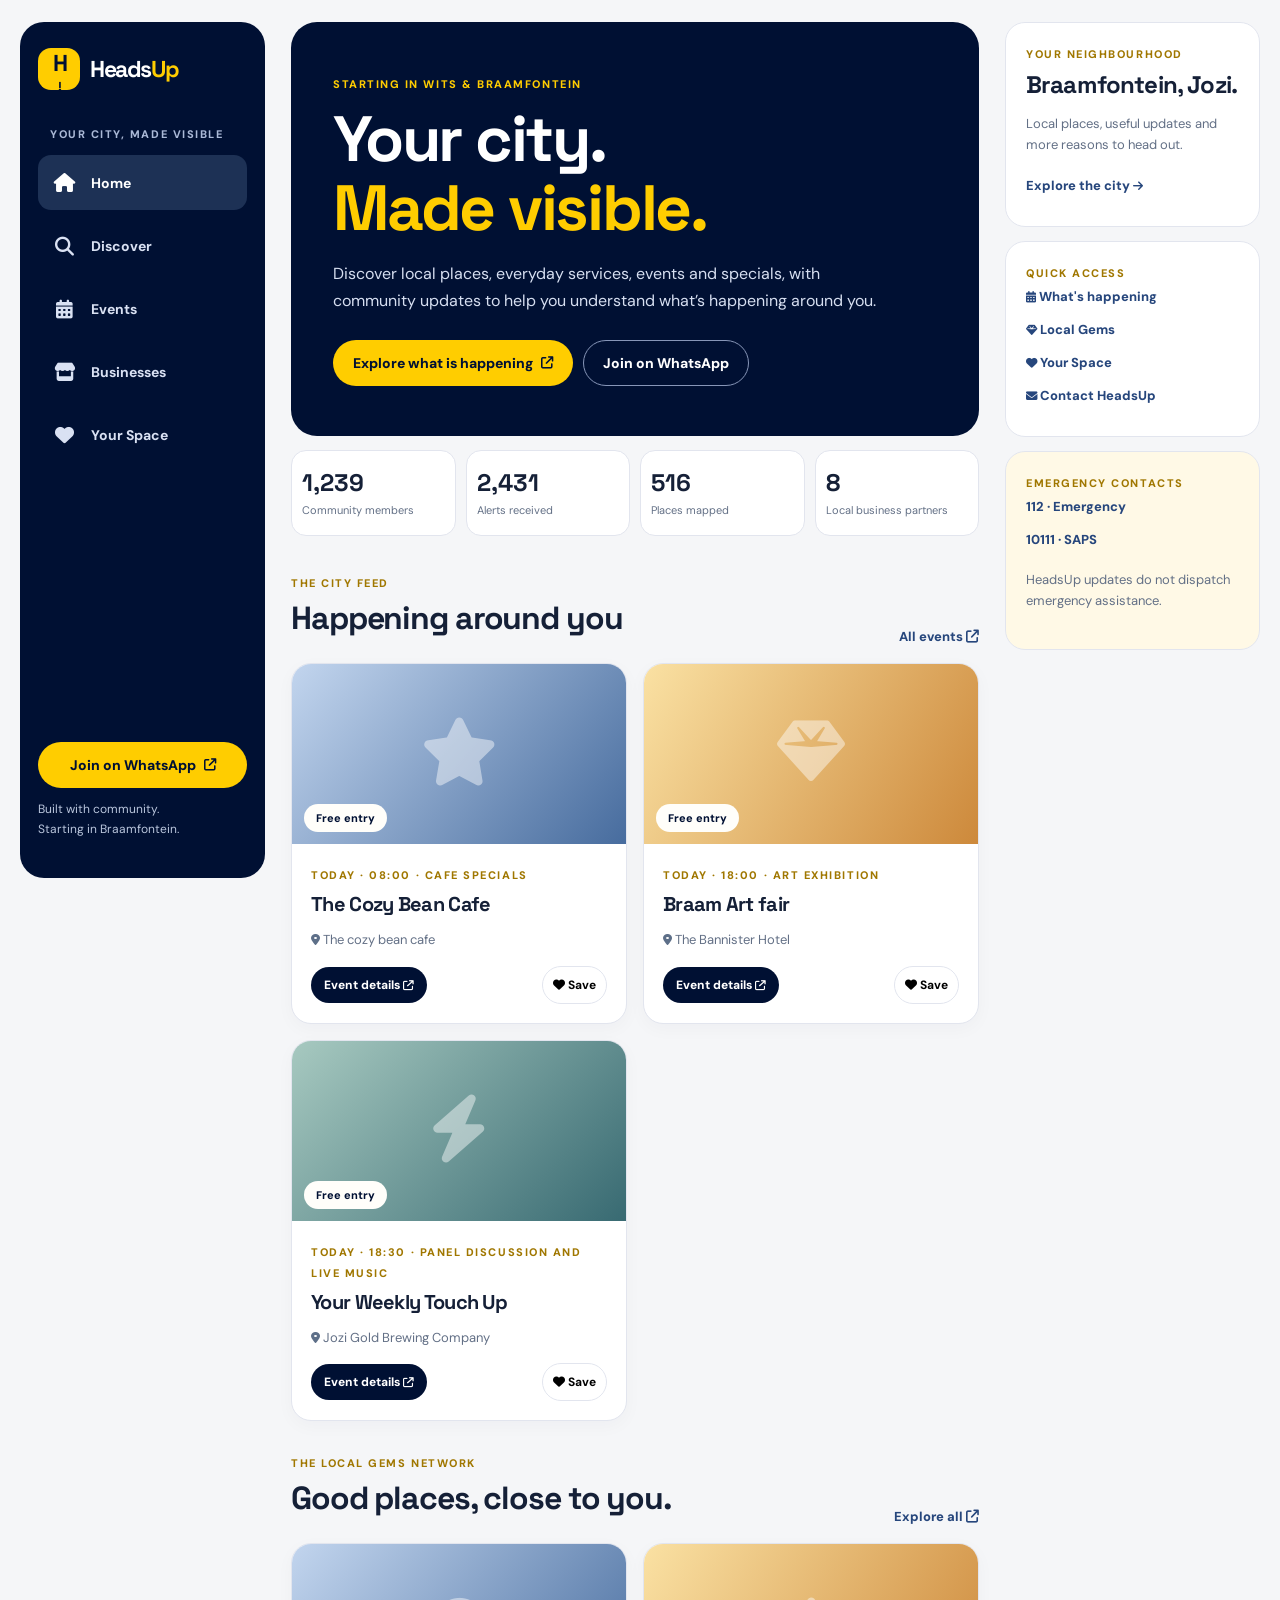
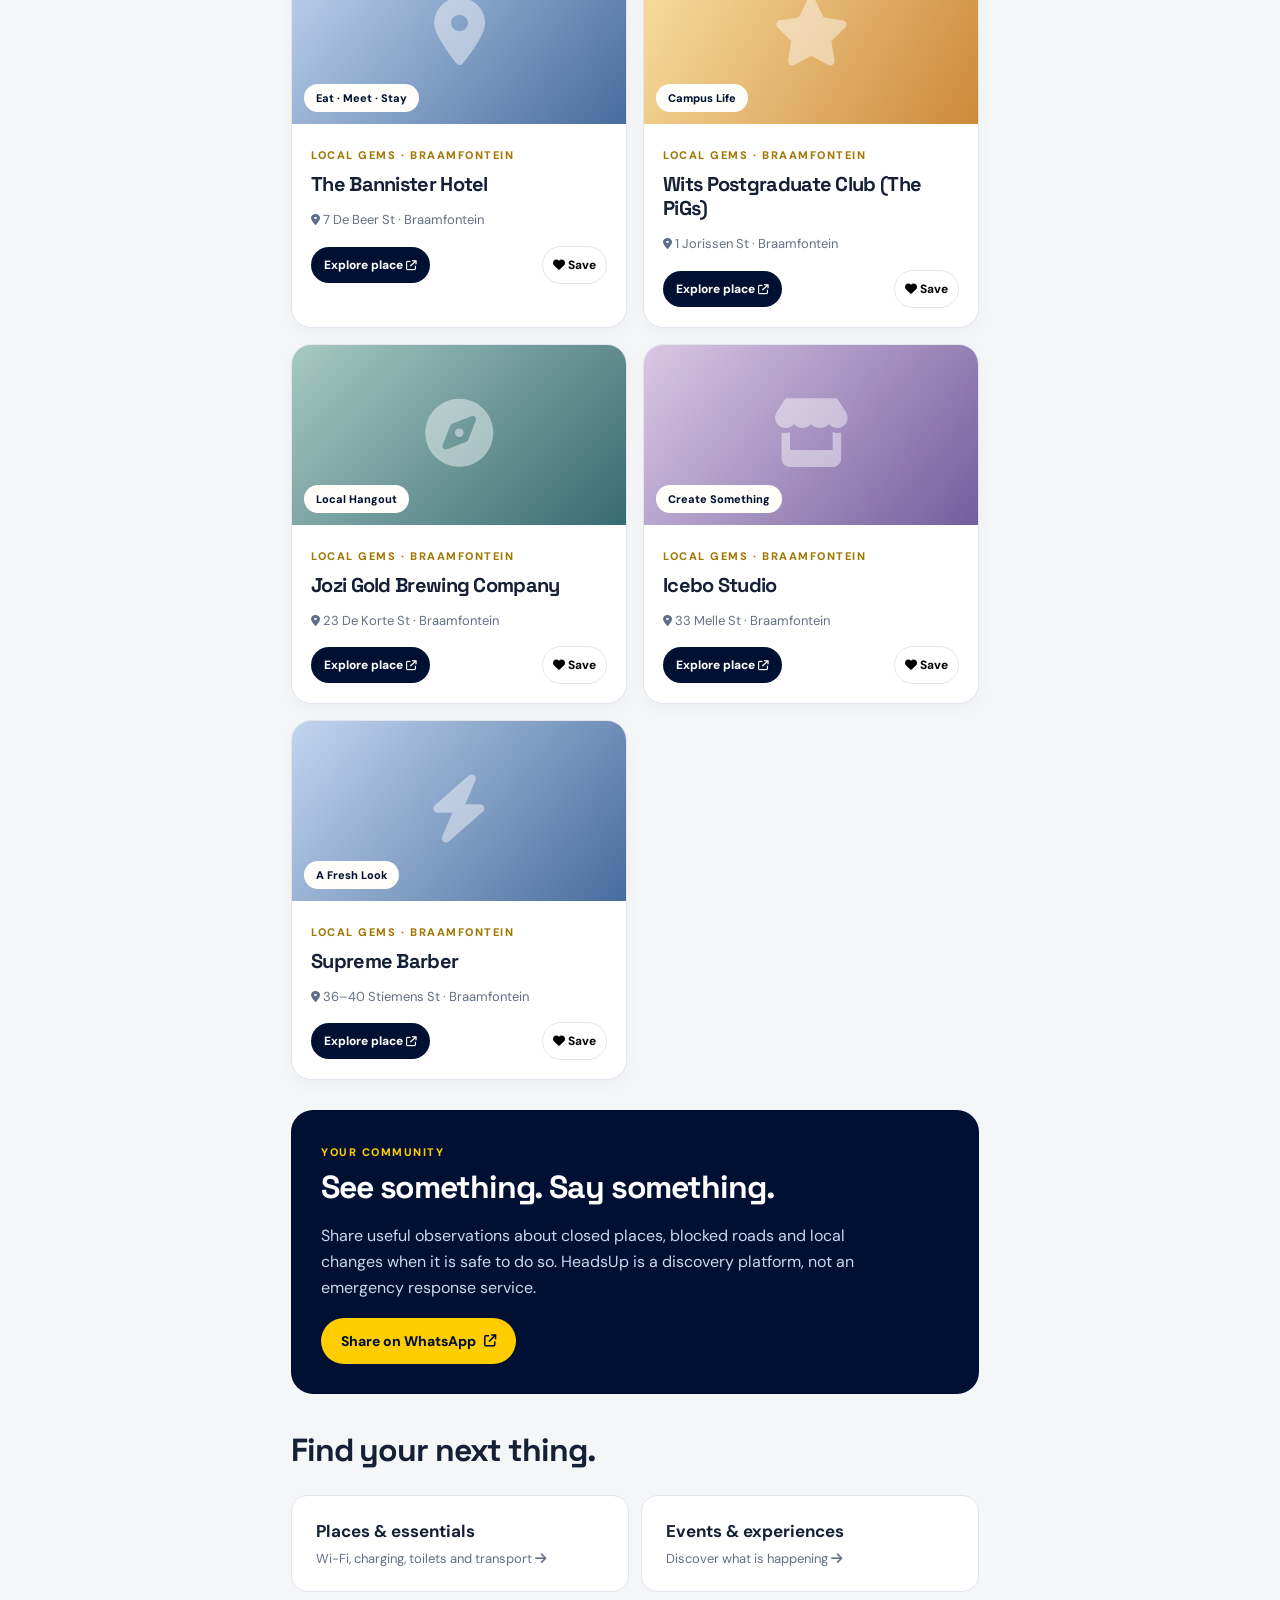
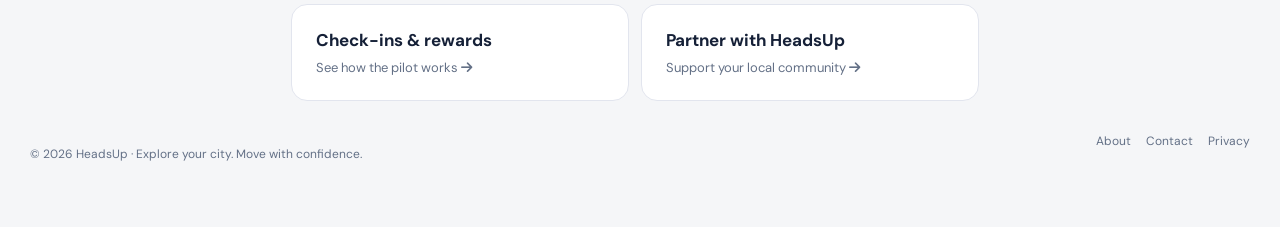
<file: index.html>
<!doctype html><html lang="en-ZA"><head><meta charset="utf-8"><meta name="viewport" content="width=device-width,initial-scale=1,viewport-fit=cover"><meta name="theme-color" content="#001033"><meta name="description" content="HeadsUp community discovery in Braamfontein. Discover local places, events, specials and useful updates."><title>Your city, made visible · HeadsUp</title><link rel="stylesheet" href="assets/css/styles.css?v=hero-clean-3"><link rel="manifest" href="manifest.webmanifest"><link rel="stylesheet" href="https://cdnjs.cloudflare.com/ajax/libs/font-awesome/6.7.2/css/all.min.css"></head><body><header class="mobile-top"><a class="brand" href="index.html"><span class="brand-mark">H<span>!</span></span><strong>Heads<span>Up</span></strong></a><a class="top-action" href="pages/login.html">Sign in <i class="fa-solid fa-arrow-up-right-from-square" aria-hidden="true"></i></a></header><div class="app-shell"><aside class="sidebar"><a class="brand desktop-brand" href="index.html"><span class="brand-mark">H<span>!</span></span><strong>Heads<span>Up</span></strong></a><p class="sidebar-label">YOUR CITY, MADE VISIBLE</p><nav class="side-nav"><a class="navitem active" href="index.html"><span class="navsym"><i class="fa-solid fa-house" aria-hidden="true"></i></span><span>Home</span></a><a class="navitem " href="pages/discover.html"><span class="navsym"><i class="fa-solid fa-magnifying-glass" aria-hidden="true"></i></span><span>Discover</span></a><a class="navitem " href="pages/events.html"><span class="navsym"><i class="fa-solid fa-calendar-days" aria-hidden="true"></i></span><span>Events</span></a><a class="navitem " href="pages/businesses.html"><span class="navsym"><i class="fa-solid fa-store" aria-hidden="true"></i></span><span>Businesses</span></a><a class="navitem " href="pages/favourites.html"><span class="navsym"><i class="fa-solid fa-heart" aria-hidden="true"></i></span><span>Your Space</span></a></nav><div class="sidebar-bottom"><a class="button yellow full" href="https://shr.pn/Website-Entry" target="_blank" rel="noopener">Join on WhatsApp <i class="fa-solid fa-arrow-up-right-from-square" aria-hidden="true"></i></a><p>Built with community.<br>Starting in Braamfontein.</p></div></aside><main class="main-content"><div class="page-intro"><span class="eyebrow">STARTING IN WITS & BRAAMFONTEIN</span><h1>Your city.<br><em>Made visible.</em></h1><p>Discover local places, everyday services, events and specials, with community updates to help you understand what’s happening around you.</p><div class="actions"><a class="button yellow" href="pages/discover.html">Explore what is happening <i class="fa-solid fa-arrow-up-right-from-square" aria-hidden="true"></i></a><a class="button outline" href="https://shr.pn/Website-Entry" target="_blank" rel="noopener">Join on WhatsApp</a></div></div><div class="stats"><div><strong>1,239</strong><span>Community members</span></div><div><strong>2,431</strong><span>Alerts received</span></div><div><strong>516</strong><span>Places mapped</span></div><div><strong>8</strong><span>Local business partners</span></div></div><div class="section-heading"><div><span class="eyebrow">THE CITY FEED</span><h2>Happening around you</h2></div><a href="pages/events.html">All events <i class="fa-solid fa-arrow-up-right-from-square" aria-hidden="true"></i></a></div><div class="feed-grid" id="feedGrid"><article class="feed-card" data-filter="the cozy bean cafe cafe specials the cozy bean cafe"><div class="card-image art-0"><span class="image-monogram"><i class="fa-solid fa-star" aria-hidden="true"></i></span><span class="pill">Free entry</span></div><div class="card-body"><span class="eyebrow">Today · 08:00 · Cafe specials</span><h3>The Cozy Bean Cafe</h3><p><i class="fa-solid fa-location-dot" aria-hidden="true"></i> The cozy bean cafe</p><div class="card-actions"><a class="link-button" href="https://www.headsup.community/explore/events/the-cozy-bean-cafe-25-nov-recJOZI1BwKoCKM8S" target="_blank" rel="noopener">Event details <i class="fa-solid fa-arrow-up-right-from-square" aria-hidden="true"></i></a><button type="button" class="save-btn" title="Sign in to save"><i class="fa-solid fa-heart" aria-hidden="true"></i> Save</button></div></div></article><article class="feed-card" data-filter="braam art fair art exhibition the bannister hotel"><div class="card-image art-1"><span class="image-monogram"><i class="fa-solid fa-gem" aria-hidden="true"></i></span><span class="pill">Free entry</span></div><div class="card-body"><span class="eyebrow">Today · 18:00 · Art exhibition</span><h3>Braam Art fair</h3><p><i class="fa-solid fa-location-dot" aria-hidden="true"></i> The Bannister Hotel</p><div class="card-actions"><a class="link-button" href="https://www.headsup.community/explore/events/braam-art-fair-25-nov-rec1pBX1zjY7N4zrx" target="_blank" rel="noopener">Event details <i class="fa-solid fa-arrow-up-right-from-square" aria-hidden="true"></i></a><button type="button" class="save-btn" title="Sign in to save"><i class="fa-solid fa-heart" aria-hidden="true"></i> Save</button></div></div></article><article class="feed-card" data-filter="your weekly touch up panel discussion and live music jozi gold brewing company"><div class="card-image art-2"><span class="image-monogram"><i class="fa-solid fa-bolt" aria-hidden="true"></i></span><span class="pill">Free entry</span></div><div class="card-body"><span class="eyebrow">Today · 18:30 · Panel Discussion and Live Music</span><h3>Your Weekly Touch Up</h3><p><i class="fa-solid fa-location-dot" aria-hidden="true"></i> Jozi Gold Brewing Company</p><div class="card-actions"><a class="link-button" href="https://www.headsup.community/explore/events/your-weekly-touch-up-25-nov-recBJyXTVBrY0yh4P" target="_blank" rel="noopener">Event details <i class="fa-solid fa-arrow-up-right-from-square" aria-hidden="true"></i></a><button type="button" class="save-btn" title="Sign in to save"><i class="fa-solid fa-heart" aria-hidden="true"></i> Save</button></div></div></article></div><div class="section-heading"><div><span class="eyebrow">THE LOCAL GEMS NETWORK</span><h2>Good places, close to you.</h2></div><a href="pages/businesses.html">Explore all <i class="fa-solid fa-arrow-up-right-from-square" aria-hidden="true"></i></a></div><div class="feed-grid" id="feedGrid"><article class="feed-card" data-filter="the bannister hotel 7 de beer st · braamfontein eat · meet · stay"><div class="card-image art-0"><span class="image-monogram"><i class="fa-solid fa-location-dot" aria-hidden="true"></i></span><span class="pill">Eat · Meet · Stay</span></div><div class="card-body"><span class="eyebrow">LOCAL GEMS · BRAAMFONTEIN</span><h3>The Bannister Hotel</h3><p><i class="fa-solid fa-location-dot" aria-hidden="true"></i> 7 De Beer St · Braamfontein</p><div class="card-actions"><a class="link-button" href="https://www.headsup.community/places/the-bannister-hotel-recgVJpcL5mAFvnVe" target="_blank" rel="noopener">Explore place <i class="fa-solid fa-arrow-up-right-from-square" aria-hidden="true"></i></a><button type="button" class="save-btn" title="Sign in to save"><i class="fa-solid fa-heart" aria-hidden="true"></i> Save</button></div></div></article><article class="feed-card" data-filter="wits postgraduate club (the pigs) 1 jorissen st · braamfontein campus life"><div class="card-image art-1"><span class="image-monogram"><i class="fa-solid fa-star" aria-hidden="true"></i></span><span class="pill">Campus Life</span></div><div class="card-body"><span class="eyebrow">LOCAL GEMS · BRAAMFONTEIN</span><h3>Wits Postgraduate Club (The PiGs)</h3><p><i class="fa-solid fa-location-dot" aria-hidden="true"></i> 1 Jorissen St · Braamfontein</p><div class="card-actions"><a class="link-button" href="https://www.headsup.community/places/wits-postgraduate-club-the-pigs-recQfYfs8tAbVXZae" target="_blank" rel="noopener">Explore place <i class="fa-solid fa-arrow-up-right-from-square" aria-hidden="true"></i></a><button type="button" class="save-btn" title="Sign in to save"><i class="fa-solid fa-heart" aria-hidden="true"></i> Save</button></div></div></article><article class="feed-card" data-filter="jozi gold brewing company 23 de korte st · braamfontein local hangout"><div class="card-image art-2"><span class="image-monogram"><i class="fa-solid fa-compass" aria-hidden="true"></i></span><span class="pill">Local Hangout</span></div><div class="card-body"><span class="eyebrow">LOCAL GEMS · BRAAMFONTEIN</span><h3>Jozi Gold Brewing Company</h3><p><i class="fa-solid fa-location-dot" aria-hidden="true"></i> 23 De Korte St · Braamfontein</p><div class="card-actions"><a class="link-button" href="https://www.headsup.community/places/jozi-gold-brewing-company-recVoYhuJd9ACh2mr" target="_blank" rel="noopener">Explore place <i class="fa-solid fa-arrow-up-right-from-square" aria-hidden="true"></i></a><button type="button" class="save-btn" title="Sign in to save"><i class="fa-solid fa-heart" aria-hidden="true"></i> Save</button></div></div></article><article class="feed-card" data-filter="icebo studio 33 melle st · braamfontein create something"><div class="card-image art-3"><span class="image-monogram"><i class="fa-solid fa-store" aria-hidden="true"></i></span><span class="pill">Create Something</span></div><div class="card-body"><span class="eyebrow">LOCAL GEMS · BRAAMFONTEIN</span><h3>Icebo Studio</h3><p><i class="fa-solid fa-location-dot" aria-hidden="true"></i> 33 Melle St · Braamfontein</p><div class="card-actions"><a class="link-button" href="https://www.headsup.community/places/icebo-studio-recmAW3rvjM87tHX4" target="_blank" rel="noopener">Explore place <i class="fa-solid fa-arrow-up-right-from-square" aria-hidden="true"></i></a><button type="button" class="save-btn" title="Sign in to save"><i class="fa-solid fa-heart" aria-hidden="true"></i> Save</button></div></div></article><article class="feed-card" data-filter="supreme barber 36–40 stiemens st · braamfontein a fresh look"><div class="card-image art-0"><span class="image-monogram"><i class="fa-solid fa-bolt" aria-hidden="true"></i></span><span class="pill">A Fresh Look</span></div><div class="card-body"><span class="eyebrow">LOCAL GEMS · BRAAMFONTEIN</span><h3>Supreme Barber</h3><p><i class="fa-solid fa-location-dot" aria-hidden="true"></i> 36–40 Stiemens St · Braamfontein</p><div class="card-actions"><a class="link-button" href="https://www.headsup.community/places/supreme-barber-recPCsDYVaNmY7ge0" target="_blank" rel="noopener">Explore place <i class="fa-solid fa-arrow-up-right-from-square" aria-hidden="true"></i></a><button type="button" class="save-btn" title="Sign in to save"><i class="fa-solid fa-heart" aria-hidden="true"></i> Save</button></div></div></article></div><div class="feature-panel"><span class="eyebrow">YOUR COMMUNITY</span><h2>See something. Say something.</h2><p>Share useful observations about closed places, blocked roads and local changes when it is safe to do so. HeadsUp is a discovery platform, not an emergency response service.</p><a class="button yellow" href="https://shr.pn/Website-Entry" target="_blank" rel="noopener">Share on WhatsApp <i class="fa-solid fa-arrow-up-right-from-square" aria-hidden="true"></i></a></div><div class="section-heading"><h2>Find your next thing.</h2></div><div class="tiles"><a href="pages/discover.html"><strong>Places & essentials</strong><span>Wi-Fi, charging, toilets and transport <i class="fa-solid fa-arrow-right" aria-hidden="true"></i></span></a><a href="pages/events.html"><strong>Events & experiences</strong><span>Discover what is happening <i class="fa-solid fa-arrow-right" aria-hidden="true"></i></span></a><a href="pages/about.html"><strong>Check-ins & rewards</strong><span>See how the pilot works <i class="fa-solid fa-arrow-right" aria-hidden="true"></i></span></a><a href="pages/contact.html"><strong>Partner with HeadsUp</strong><span>Support your local community <i class="fa-solid fa-arrow-right" aria-hidden="true"></i></span></a></div></main><aside class="right-rail"><div class="rail-panel"><div class="rail-label">YOUR NEIGHBOURHOOD</div><h3>Braamfontein, Jozi.</h3><p>Local places, useful updates and more reasons to head out.</p><a href="pages/discover.html">Explore the city <i class="fa-solid fa-arrow-right" aria-hidden="true"></i></a></div><div class="rail-panel"><div class="rail-label">QUICK ACCESS</div><a href="pages/events.html"><i class="fa-solid fa-calendar-days" aria-hidden="true"></i> What's happening</a><a href="pages/businesses.html"><i class="fa-solid fa-gem" aria-hidden="true"></i> Local Gems</a><a href="pages/favourites.html"><i class="fa-solid fa-heart" aria-hidden="true"></i> Your Space</a><a href="pages/contact.html"><i class="fa-solid fa-envelope" aria-hidden="true"></i> Contact HeadsUp</a></div><div class="rail-panel safety"><div class="rail-label">EMERGENCY CONTACTS</div><a href="tel:112">112 · Emergency</a><a href="tel:10111">10111 · SAPS</a><p>HeadsUp updates do not dispatch emergency assistance.</p></div></aside></div><footer class="site-footer"><p>© 2026 HeadsUp · Explore your city. Move with confidence.</p><div><a href="pages/about.html">About</a><a href="pages/contact.html">Contact</a><a href="https://www.notion.so/HeadsUp-Privacy-Policy-28924f808b7c8079958ee2883ee168be?source=copy_link" target="_blank" rel="noopener">Privacy</a></div></footer><nav class="bottom-nav" aria-label="Mobile navigation"><a class="active" href="index.html"><span><i class="fa-solid fa-house" aria-hidden="true"></i></span><small>Home</small></a><a class="" href="pages/discover.html"><span><i class="fa-solid fa-magnifying-glass" aria-hidden="true"></i></span><small>Discover</small></a><a class="" href="pages/events.html"><span><i class="fa-solid fa-calendar-days" aria-hidden="true"></i></span><small>Events</small></a><a class="" href="pages/businesses.html"><span><i class="fa-solid fa-store" aria-hidden="true"></i></span><small>Businesses</small></a><a class="" href="pages/favourites.html"><span><i class="fa-solid fa-heart" aria-hidden="true"></i></span><small>Your Space</small></a></nav><script src="assets/js/data.js" defer></script><script src="assets/js/main.js" defer></script></body></html>
</file>
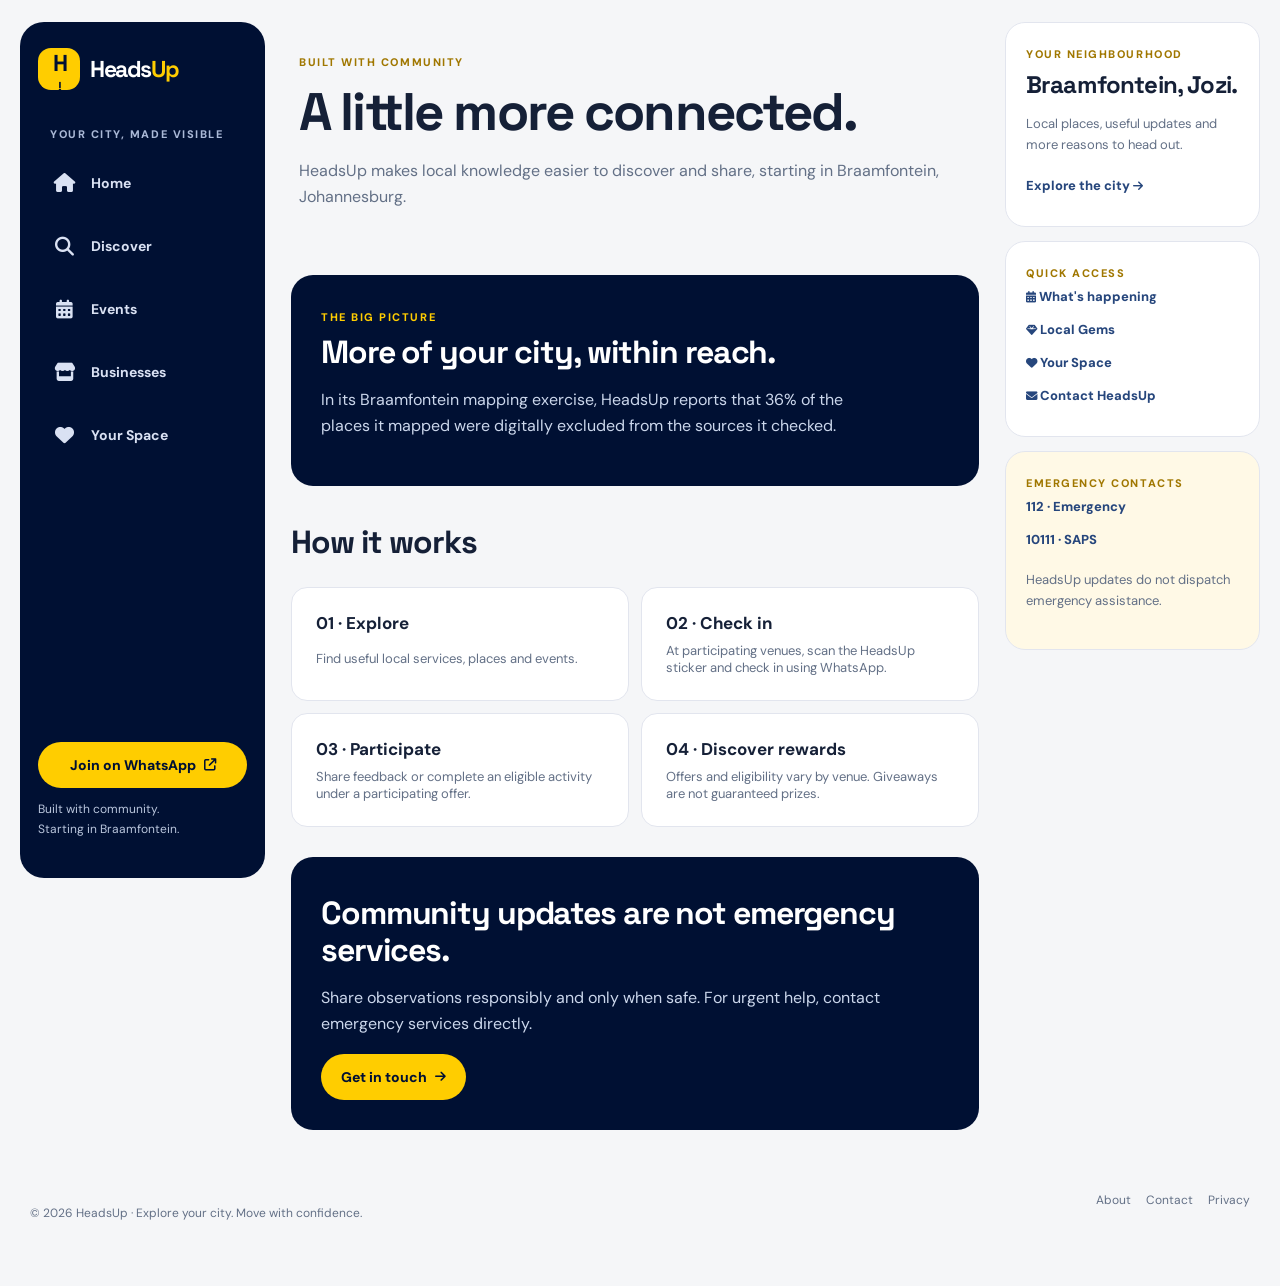
<file: pages/about.html>
<!doctype html><html lang="en-ZA"><head><meta charset="utf-8"><meta name="viewport" content="width=device-width,initial-scale=1,viewport-fit=cover"><meta name="theme-color" content="#001033"><meta name="description" content="HeadsUp community discovery in Braamfontein. Discover local places, events, specials and useful updates."><title>About · HeadsUp</title><link rel="stylesheet" href="../assets/css/styles.css"><link rel="manifest" href="../manifest.webmanifest"><link rel="stylesheet" href="https://cdnjs.cloudflare.com/ajax/libs/font-awesome/6.7.2/css/all.min.css"></head><body><header class="mobile-top"><a class="brand" href="../index.html"><span class="brand-mark">H<span>!</span></span><strong>Heads<span>Up</span></strong></a><a class="top-action" href="../pages/login.html">Sign in <i class="fa-solid fa-arrow-up-right-from-square" aria-hidden="true"></i></a></header><div class="app-shell"><aside class="sidebar"><a class="brand desktop-brand" href="../index.html"><span class="brand-mark">H<span>!</span></span><strong>Heads<span>Up</span></strong></a><p class="sidebar-label">YOUR CITY, MADE VISIBLE</p><nav class="side-nav"><a class="navitem " href="../index.html"><span class="navsym"><i class="fa-solid fa-house" aria-hidden="true"></i></span><span>Home</span></a><a class="navitem " href="../pages/discover.html"><span class="navsym"><i class="fa-solid fa-magnifying-glass" aria-hidden="true"></i></span><span>Discover</span></a><a class="navitem " href="../pages/events.html"><span class="navsym"><i class="fa-solid fa-calendar-days" aria-hidden="true"></i></span><span>Events</span></a><a class="navitem " href="../pages/businesses.html"><span class="navsym"><i class="fa-solid fa-store" aria-hidden="true"></i></span><span>Businesses</span></a><a class="navitem " href="../pages/favourites.html"><span class="navsym"><i class="fa-solid fa-heart" aria-hidden="true"></i></span><span>Your Space</span></a></nav><div class="sidebar-bottom"><a class="button yellow full" href="https://shr.pn/Website-Entry" target="_blank" rel="noopener">Join on WhatsApp <i class="fa-solid fa-arrow-up-right-from-square" aria-hidden="true"></i></a><p>Built with community.<br>Starting in Braamfontein.</p></div></aside><main class="main-content"><div class="page-heading"><span class="eyebrow">BUILT WITH COMMUNITY</span><h1>A little more connected.</h1><p>HeadsUp makes local knowledge easier to discover and share, starting in Braamfontein, Johannesburg.</p></div><div class="feature-panel"><span class="eyebrow">THE BIG PICTURE</span><h2>More of your city, within reach.</h2><p>In its Braamfontein mapping exercise, HeadsUp reports that 36% of the places it mapped were digitally excluded from the sources it checked.</p></div><div class="section-heading"><h2>How it works</h2></div><div class="tiles"><div><strong>01 · Explore</strong><span>Find useful local services, places and events.</span></div><div><strong>02 · Check in</strong><span>At participating venues, scan the HeadsUp sticker and check in using WhatsApp.</span></div><div><strong>03 · Participate</strong><span>Share feedback or complete an eligible activity under a participating offer.</span></div><div><strong>04 · Discover rewards</strong><span>Offers and eligibility vary by venue. Giveaways are not guaranteed prizes.</span></div></div><div class="feature-panel"><h2>Community updates are not emergency services.</h2><p>Share observations responsibly and only when safe. For urgent help, contact emergency services directly.</p><a class="button yellow" href="contact.html">Get in touch <i class="fa-solid fa-arrow-right" aria-hidden="true"></i></a></div></main><aside class="right-rail"><div class="rail-panel"><div class="rail-label">YOUR NEIGHBOURHOOD</div><h3>Braamfontein, Jozi.</h3><p>Local places, useful updates and more reasons to head out.</p><a href="../pages/discover.html">Explore the city <i class="fa-solid fa-arrow-right" aria-hidden="true"></i></a></div><div class="rail-panel"><div class="rail-label">QUICK ACCESS</div><a href="../pages/events.html"><i class="fa-solid fa-calendar-days" aria-hidden="true"></i> What's happening</a><a href="../pages/businesses.html"><i class="fa-solid fa-gem" aria-hidden="true"></i> Local Gems</a><a href="../pages/favourites.html"><i class="fa-solid fa-heart" aria-hidden="true"></i> Your Space</a><a href="../pages/contact.html"><i class="fa-solid fa-envelope" aria-hidden="true"></i> Contact HeadsUp</a></div><div class="rail-panel safety"><div class="rail-label">EMERGENCY CONTACTS</div><a href="tel:112">112 · Emergency</a><a href="tel:10111">10111 · SAPS</a><p>HeadsUp updates do not dispatch emergency assistance.</p></div></aside></div><footer class="site-footer"><p>© 2026 HeadsUp · Explore your city. Move with confidence.</p><div><a href="../pages/about.html">About</a><a href="../pages/contact.html">Contact</a><a href="https://www.notion.so/HeadsUp-Privacy-Policy-28924f808b7c8079958ee2883ee168be?source=copy_link" target="_blank" rel="noopener">Privacy</a></div></footer><nav class="bottom-nav" aria-label="Mobile navigation"><a class="" href="../index.html"><span><i class="fa-solid fa-house" aria-hidden="true"></i></span><small>Home</small></a><a class="" href="../pages/discover.html"><span><i class="fa-solid fa-magnifying-glass" aria-hidden="true"></i></span><small>Discover</small></a><a class="" href="../pages/events.html"><span><i class="fa-solid fa-calendar-days" aria-hidden="true"></i></span><small>Events</small></a><a class="" href="../pages/businesses.html"><span><i class="fa-solid fa-store" aria-hidden="true"></i></span><small>Businesses</small></a><a class="" href="../pages/favourites.html"><span><i class="fa-solid fa-heart" aria-hidden="true"></i></span><small>Your Space</small></a></nav><script src="../assets/js/data.js" defer></script><script src="../assets/js/main.js" defer></script></body></html>
</file>
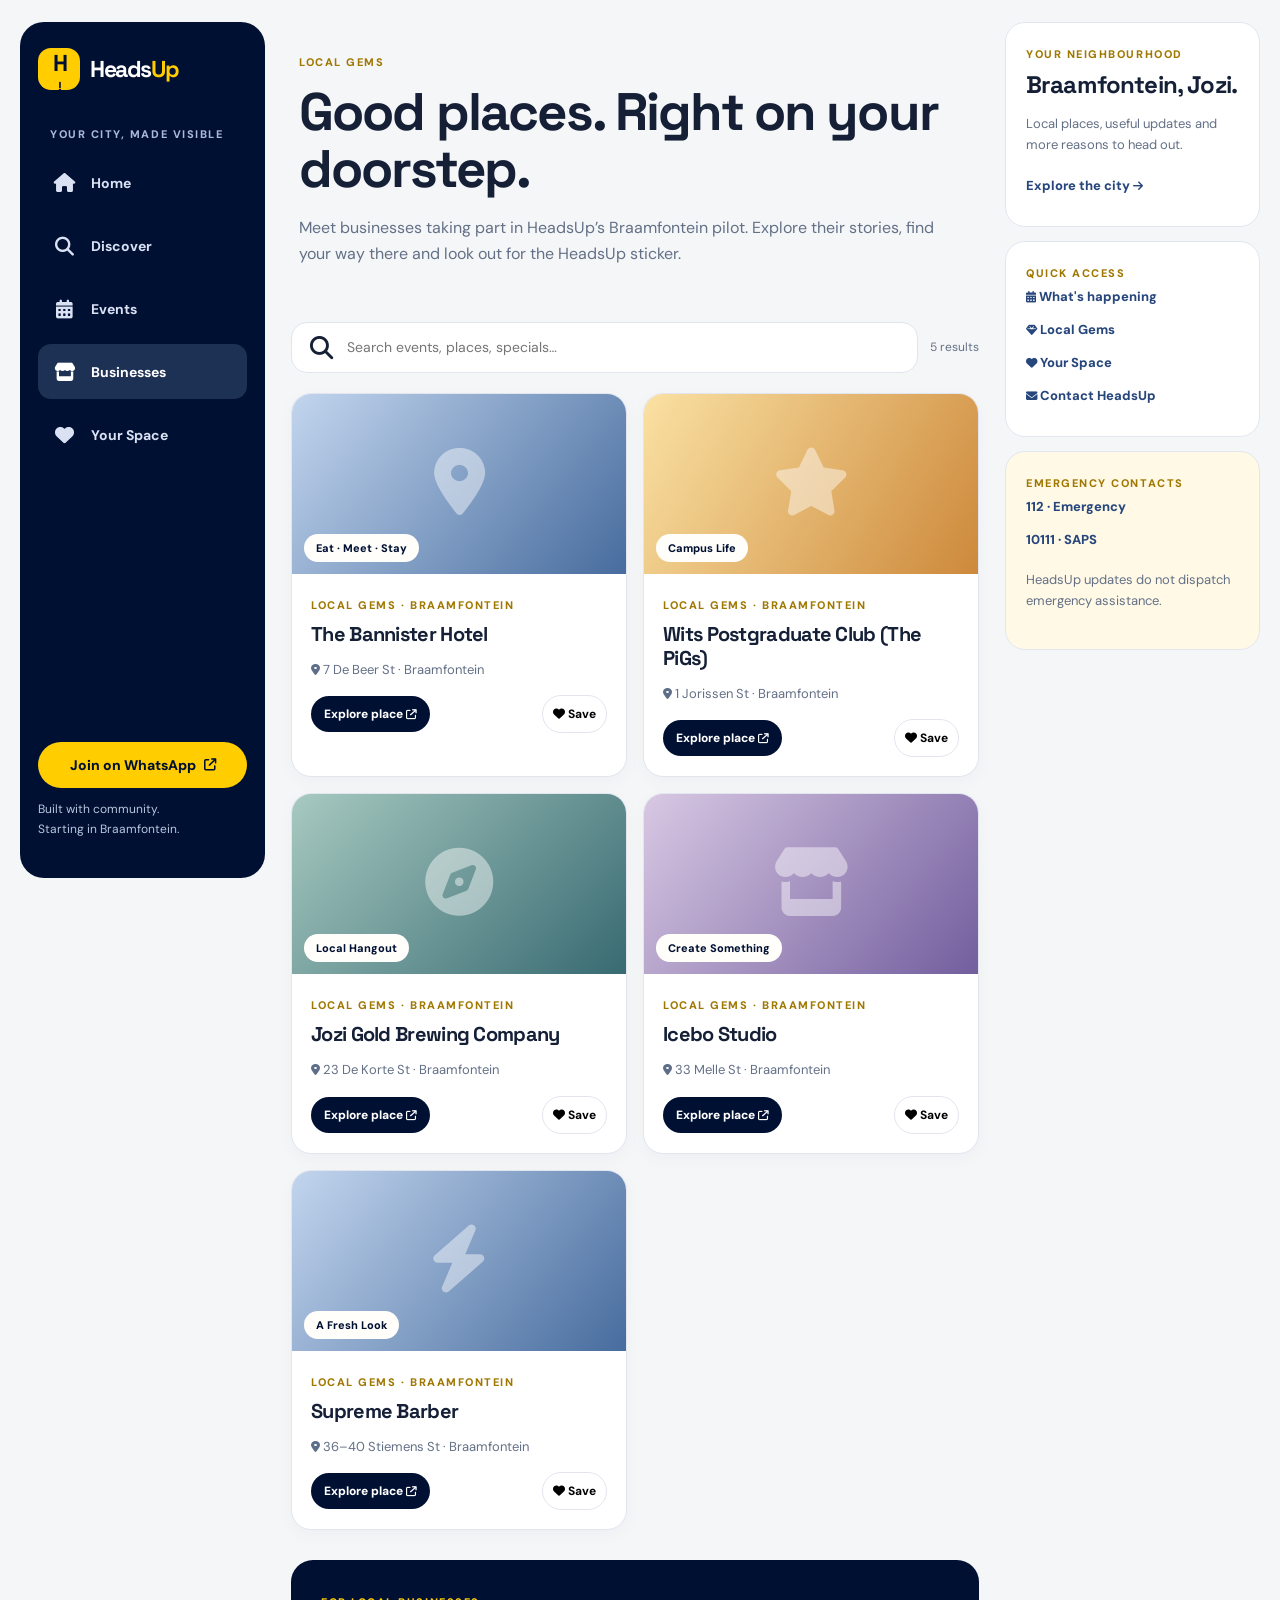
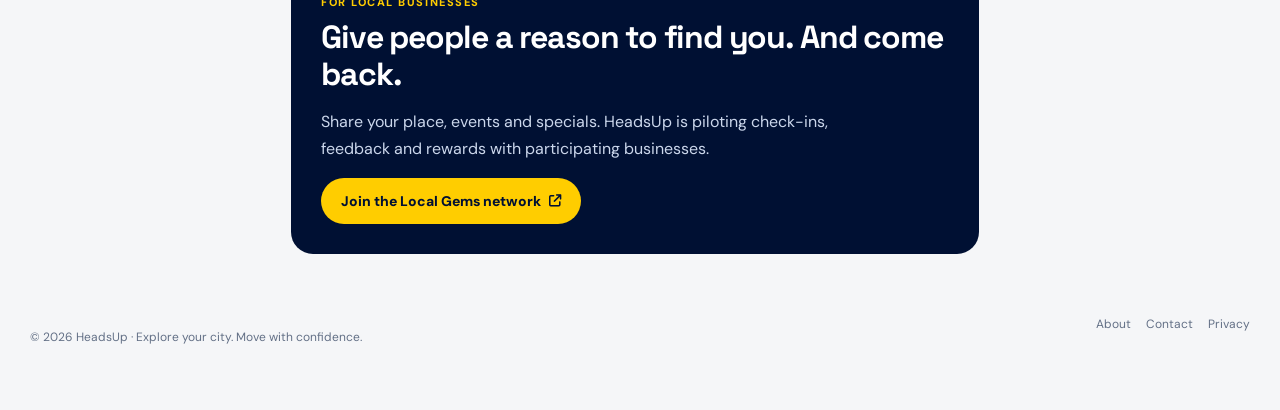
<file: pages/businesses.html>
<!doctype html><html lang="en-ZA"><head><meta charset="utf-8"><meta name="viewport" content="width=device-width,initial-scale=1,viewport-fit=cover"><meta name="theme-color" content="#001033"><meta name="description" content="HeadsUp community discovery in Braamfontein. Discover local places, events, specials and useful updates."><title>Businesses · HeadsUp</title><link rel="stylesheet" href="../assets/css/styles.css"><link rel="manifest" href="../manifest.webmanifest"><link rel="stylesheet" href="https://cdnjs.cloudflare.com/ajax/libs/font-awesome/6.7.2/css/all.min.css"></head><body><header class="mobile-top"><a class="brand" href="../index.html"><span class="brand-mark">H<span>!</span></span><strong>Heads<span>Up</span></strong></a><a class="top-action" href="../pages/login.html">Sign in <i class="fa-solid fa-arrow-up-right-from-square" aria-hidden="true"></i></a></header><div class="app-shell"><aside class="sidebar"><a class="brand desktop-brand" href="../index.html"><span class="brand-mark">H<span>!</span></span><strong>Heads<span>Up</span></strong></a><p class="sidebar-label">YOUR CITY, MADE VISIBLE</p><nav class="side-nav"><a class="navitem " href="../index.html"><span class="navsym"><i class="fa-solid fa-house" aria-hidden="true"></i></span><span>Home</span></a><a class="navitem " href="../pages/discover.html"><span class="navsym"><i class="fa-solid fa-magnifying-glass" aria-hidden="true"></i></span><span>Discover</span></a><a class="navitem " href="../pages/events.html"><span class="navsym"><i class="fa-solid fa-calendar-days" aria-hidden="true"></i></span><span>Events</span></a><a class="navitem active" href="../pages/businesses.html"><span class="navsym"><i class="fa-solid fa-store" aria-hidden="true"></i></span><span>Businesses</span></a><a class="navitem " href="../pages/favourites.html"><span class="navsym"><i class="fa-solid fa-heart" aria-hidden="true"></i></span><span>Your Space</span></a></nav><div class="sidebar-bottom"><a class="button yellow full" href="https://shr.pn/Website-Entry" target="_blank" rel="noopener">Join on WhatsApp <i class="fa-solid fa-arrow-up-right-from-square" aria-hidden="true"></i></a><p>Built with community.<br>Starting in Braamfontein.</p></div></aside><main class="main-content"><div class="page-heading"><span class="eyebrow">LOCAL GEMS</span><h1>Good places. Right on your doorstep.</h1><p>Meet businesses taking part in HeadsUp’s Braamfontein pilot. Explore their stories, find your way there and look out for the HeadsUp sticker.</p></div><div class="search-row"><label class="search-input"><i class="fa-solid fa-magnifying-glass" aria-hidden="true"></i> <input id="feedSearch" type="search" placeholder="Search events, places, specials…" aria-label="Search feed"></label><span class="search-count" id="resultCount"></span></div><div class="feed-grid" id="feedGrid"><article class="feed-card" data-filter="the bannister hotel 7 de beer st · braamfontein eat · meet · stay"><div class="card-image art-0"><span class="image-monogram"><i class="fa-solid fa-location-dot" aria-hidden="true"></i></span><span class="pill">Eat · Meet · Stay</span></div><div class="card-body"><span class="eyebrow">LOCAL GEMS · BRAAMFONTEIN</span><h3>The Bannister Hotel</h3><p><i class="fa-solid fa-location-dot" aria-hidden="true"></i> 7 De Beer St · Braamfontein</p><div class="card-actions"><a class="link-button" href="https://www.headsup.community/places/the-bannister-hotel-recgVJpcL5mAFvnVe" target="_blank" rel="noopener">Explore place <i class="fa-solid fa-arrow-up-right-from-square" aria-hidden="true"></i></a><button type="button" class="save-btn" title="Sign in to save"><i class="fa-solid fa-heart" aria-hidden="true"></i> Save</button></div></div></article><article class="feed-card" data-filter="wits postgraduate club (the pigs) 1 jorissen st · braamfontein campus life"><div class="card-image art-1"><span class="image-monogram"><i class="fa-solid fa-star" aria-hidden="true"></i></span><span class="pill">Campus Life</span></div><div class="card-body"><span class="eyebrow">LOCAL GEMS · BRAAMFONTEIN</span><h3>Wits Postgraduate Club (The PiGs)</h3><p><i class="fa-solid fa-location-dot" aria-hidden="true"></i> 1 Jorissen St · Braamfontein</p><div class="card-actions"><a class="link-button" href="https://www.headsup.community/places/wits-postgraduate-club-the-pigs-recQfYfs8tAbVXZae" target="_blank" rel="noopener">Explore place <i class="fa-solid fa-arrow-up-right-from-square" aria-hidden="true"></i></a><button type="button" class="save-btn" title="Sign in to save"><i class="fa-solid fa-heart" aria-hidden="true"></i> Save</button></div></div></article><article class="feed-card" data-filter="jozi gold brewing company 23 de korte st · braamfontein local hangout"><div class="card-image art-2"><span class="image-monogram"><i class="fa-solid fa-compass" aria-hidden="true"></i></span><span class="pill">Local Hangout</span></div><div class="card-body"><span class="eyebrow">LOCAL GEMS · BRAAMFONTEIN</span><h3>Jozi Gold Brewing Company</h3><p><i class="fa-solid fa-location-dot" aria-hidden="true"></i> 23 De Korte St · Braamfontein</p><div class="card-actions"><a class="link-button" href="https://www.headsup.community/places/jozi-gold-brewing-company-recVoYhuJd9ACh2mr" target="_blank" rel="noopener">Explore place <i class="fa-solid fa-arrow-up-right-from-square" aria-hidden="true"></i></a><button type="button" class="save-btn" title="Sign in to save"><i class="fa-solid fa-heart" aria-hidden="true"></i> Save</button></div></div></article><article class="feed-card" data-filter="icebo studio 33 melle st · braamfontein create something"><div class="card-image art-3"><span class="image-monogram"><i class="fa-solid fa-store" aria-hidden="true"></i></span><span class="pill">Create Something</span></div><div class="card-body"><span class="eyebrow">LOCAL GEMS · BRAAMFONTEIN</span><h3>Icebo Studio</h3><p><i class="fa-solid fa-location-dot" aria-hidden="true"></i> 33 Melle St · Braamfontein</p><div class="card-actions"><a class="link-button" href="https://www.headsup.community/places/icebo-studio-recmAW3rvjM87tHX4" target="_blank" rel="noopener">Explore place <i class="fa-solid fa-arrow-up-right-from-square" aria-hidden="true"></i></a><button type="button" class="save-btn" title="Sign in to save"><i class="fa-solid fa-heart" aria-hidden="true"></i> Save</button></div></div></article><article class="feed-card" data-filter="supreme barber 36–40 stiemens st · braamfontein a fresh look"><div class="card-image art-0"><span class="image-monogram"><i class="fa-solid fa-bolt" aria-hidden="true"></i></span><span class="pill">A Fresh Look</span></div><div class="card-body"><span class="eyebrow">LOCAL GEMS · BRAAMFONTEIN</span><h3>Supreme Barber</h3><p><i class="fa-solid fa-location-dot" aria-hidden="true"></i> 36–40 Stiemens St · Braamfontein</p><div class="card-actions"><a class="link-button" href="https://www.headsup.community/places/supreme-barber-recPCsDYVaNmY7ge0" target="_blank" rel="noopener">Explore place <i class="fa-solid fa-arrow-up-right-from-square" aria-hidden="true"></i></a><button type="button" class="save-btn" title="Sign in to save"><i class="fa-solid fa-heart" aria-hidden="true"></i> Save</button></div></div></article></div><div class="feature-panel"><span class="eyebrow">FOR LOCAL BUSINESSES</span><h2>Give people a reason to find you. And come back.</h2><p>Share your place, events and specials. HeadsUp is piloting check-ins, feedback and rewards with participating businesses.</p><a class="button yellow" href="contact.html">Join the Local Gems network <i class="fa-solid fa-arrow-up-right-from-square" aria-hidden="true"></i></a></div></main><aside class="right-rail"><div class="rail-panel"><div class="rail-label">YOUR NEIGHBOURHOOD</div><h3>Braamfontein, Jozi.</h3><p>Local places, useful updates and more reasons to head out.</p><a href="../pages/discover.html">Explore the city <i class="fa-solid fa-arrow-right" aria-hidden="true"></i></a></div><div class="rail-panel"><div class="rail-label">QUICK ACCESS</div><a href="../pages/events.html"><i class="fa-solid fa-calendar-days" aria-hidden="true"></i> What's happening</a><a href="../pages/businesses.html"><i class="fa-solid fa-gem" aria-hidden="true"></i> Local Gems</a><a href="../pages/favourites.html"><i class="fa-solid fa-heart" aria-hidden="true"></i> Your Space</a><a href="../pages/contact.html"><i class="fa-solid fa-envelope" aria-hidden="true"></i> Contact HeadsUp</a></div><div class="rail-panel safety"><div class="rail-label">EMERGENCY CONTACTS</div><a href="tel:112">112 · Emergency</a><a href="tel:10111">10111 · SAPS</a><p>HeadsUp updates do not dispatch emergency assistance.</p></div></aside></div><footer class="site-footer"><p>© 2026 HeadsUp · Explore your city. Move with confidence.</p><div><a href="../pages/about.html">About</a><a href="../pages/contact.html">Contact</a><a href="https://www.notion.so/HeadsUp-Privacy-Policy-28924f808b7c8079958ee2883ee168be?source=copy_link" target="_blank" rel="noopener">Privacy</a></div></footer><nav class="bottom-nav" aria-label="Mobile navigation"><a class="" href="../index.html"><span><i class="fa-solid fa-house" aria-hidden="true"></i></span><small>Home</small></a><a class="" href="../pages/discover.html"><span><i class="fa-solid fa-magnifying-glass" aria-hidden="true"></i></span><small>Discover</small></a><a class="" href="../pages/events.html"><span><i class="fa-solid fa-calendar-days" aria-hidden="true"></i></span><small>Events</small></a><a class="active" href="../pages/businesses.html"><span><i class="fa-solid fa-store" aria-hidden="true"></i></span><small>Businesses</small></a><a class="" href="../pages/favourites.html"><span><i class="fa-solid fa-heart" aria-hidden="true"></i></span><small>Your Space</small></a></nav><script src="../assets/js/data.js" defer></script><script src="../assets/js/main.js" defer></script></body></html>
</file>
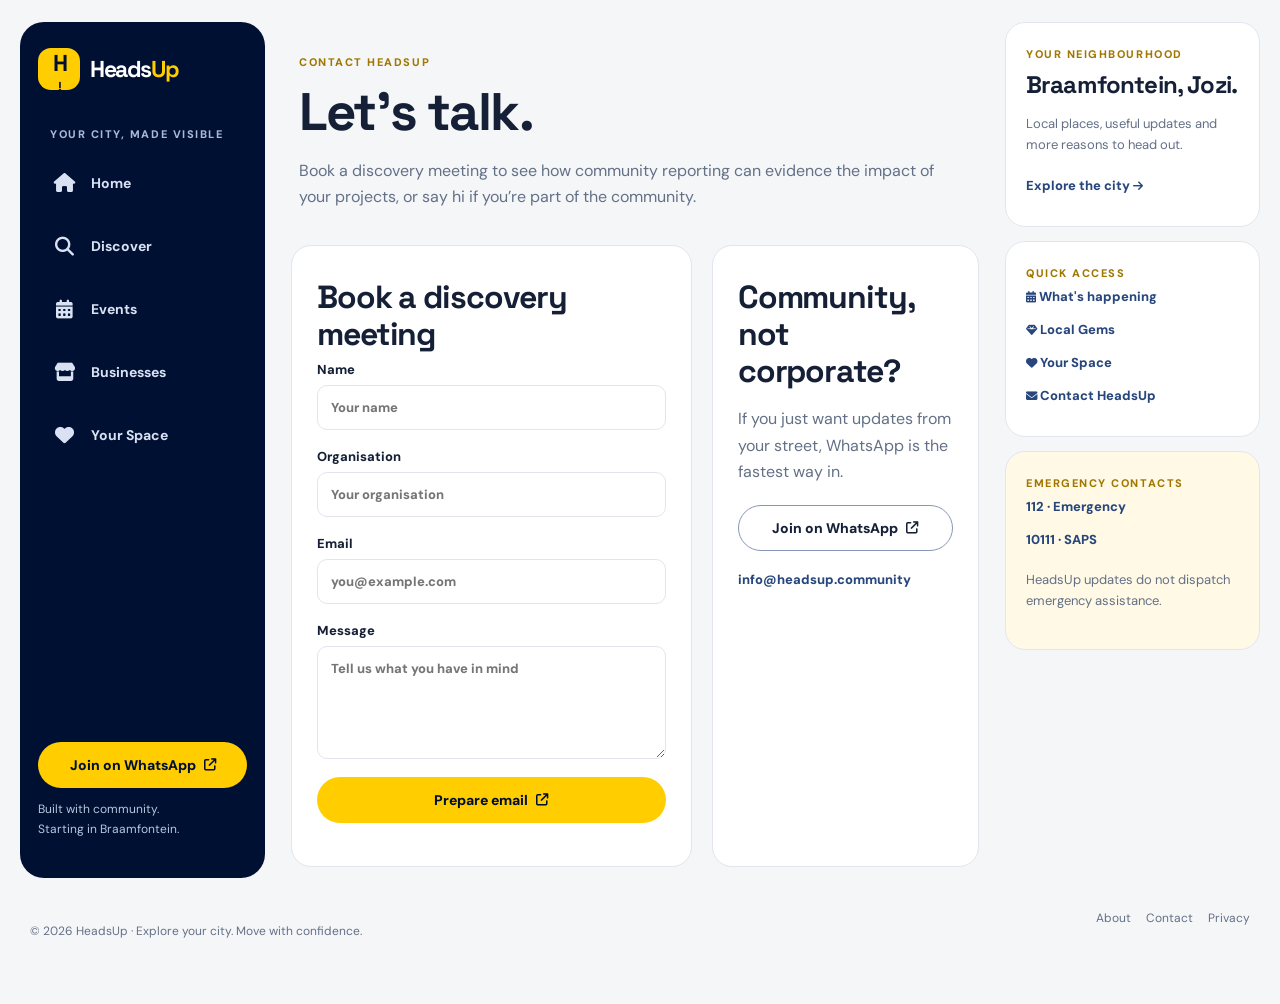
<file: pages/contact.html>
<!doctype html><html lang="en-ZA"><head><meta charset="utf-8"><meta name="viewport" content="width=device-width,initial-scale=1,viewport-fit=cover"><meta name="theme-color" content="#001033"><meta name="description" content="HeadsUp community discovery in Braamfontein. Discover local places, events, specials and useful updates."><title>Contact · HeadsUp</title><link rel="stylesheet" href="../assets/css/styles.css"><link rel="manifest" href="../manifest.webmanifest"><link rel="stylesheet" href="https://cdnjs.cloudflare.com/ajax/libs/font-awesome/6.7.2/css/all.min.css"></head><body><header class="mobile-top"><a class="brand" href="../index.html"><span class="brand-mark">H<span>!</span></span><strong>Heads<span>Up</span></strong></a><a class="top-action" href="../pages/login.html">Sign in <i class="fa-solid fa-arrow-up-right-from-square" aria-hidden="true"></i></a></header><div class="app-shell"><aside class="sidebar"><a class="brand desktop-brand" href="../index.html"><span class="brand-mark">H<span>!</span></span><strong>Heads<span>Up</span></strong></a><p class="sidebar-label">YOUR CITY, MADE VISIBLE</p><nav class="side-nav"><a class="navitem " href="../index.html"><span class="navsym"><i class="fa-solid fa-house" aria-hidden="true"></i></span><span>Home</span></a><a class="navitem " href="../pages/discover.html"><span class="navsym"><i class="fa-solid fa-magnifying-glass" aria-hidden="true"></i></span><span>Discover</span></a><a class="navitem " href="../pages/events.html"><span class="navsym"><i class="fa-solid fa-calendar-days" aria-hidden="true"></i></span><span>Events</span></a><a class="navitem " href="../pages/businesses.html"><span class="navsym"><i class="fa-solid fa-store" aria-hidden="true"></i></span><span>Businesses</span></a><a class="navitem " href="../pages/favourites.html"><span class="navsym"><i class="fa-solid fa-heart" aria-hidden="true"></i></span><span>Your Space</span></a></nav><div class="sidebar-bottom"><a class="button yellow full" href="https://shr.pn/Website-Entry" target="_blank" rel="noopener">Join on WhatsApp <i class="fa-solid fa-arrow-up-right-from-square" aria-hidden="true"></i></a><p>Built with community.<br>Starting in Braamfontein.</p></div></aside><main class="main-content"><div class="page-heading"><span class="eyebrow">CONTACT HEADSUP</span><h1>Let’s talk.</h1><p>Book a discovery meeting to see how community reporting can evidence the impact of your projects, or say hi if you’re part of the community.</p></div><div class="contact-layout"><section class="form-panel"><h2>Book a discovery meeting</h2><form id="contactForm"><label>Name<input name="name" required autocomplete="name" placeholder="Your name"></label><label>Organisation<input name="organisation" placeholder="Your organisation"></label><label>Email<input name="email" type="email" required autocomplete="email" placeholder="you@example.com"></label><label>Message<textarea name="message" rows="5" required placeholder="Tell us what you have in mind"></textarea></label><button class="button yellow" type="submit">Prepare email <i class="fa-solid fa-arrow-up-right-from-square" aria-hidden="true"></i></button><div class="form-status" role="status"></div></form></section><section class="contact-aside"><h2>Community, not corporate?</h2><p>If you just want updates from your street, WhatsApp is the fastest way in.</p><a class="button outline" href="https://shr.pn/Website-Entry" target="_blank" rel="noopener">Join on WhatsApp <i class="fa-solid fa-arrow-up-right-from-square" aria-hidden="true"></i></a><a class="text-link" href="mailto:info@headsup.community">info@headsup.community</a></section></div></main><aside class="right-rail"><div class="rail-panel"><div class="rail-label">YOUR NEIGHBOURHOOD</div><h3>Braamfontein, Jozi.</h3><p>Local places, useful updates and more reasons to head out.</p><a href="../pages/discover.html">Explore the city <i class="fa-solid fa-arrow-right" aria-hidden="true"></i></a></div><div class="rail-panel"><div class="rail-label">QUICK ACCESS</div><a href="../pages/events.html"><i class="fa-solid fa-calendar-days" aria-hidden="true"></i> What's happening</a><a href="../pages/businesses.html"><i class="fa-solid fa-gem" aria-hidden="true"></i> Local Gems</a><a href="../pages/favourites.html"><i class="fa-solid fa-heart" aria-hidden="true"></i> Your Space</a><a href="../pages/contact.html"><i class="fa-solid fa-envelope" aria-hidden="true"></i> Contact HeadsUp</a></div><div class="rail-panel safety"><div class="rail-label">EMERGENCY CONTACTS</div><a href="tel:112">112 · Emergency</a><a href="tel:10111">10111 · SAPS</a><p>HeadsUp updates do not dispatch emergency assistance.</p></div></aside></div><footer class="site-footer"><p>© 2026 HeadsUp · Explore your city. Move with confidence.</p><div><a href="../pages/about.html">About</a><a href="../pages/contact.html">Contact</a><a href="https://www.notion.so/HeadsUp-Privacy-Policy-28924f808b7c8079958ee2883ee168be?source=copy_link" target="_blank" rel="noopener">Privacy</a></div></footer><nav class="bottom-nav" aria-label="Mobile navigation"><a class="" href="../index.html"><span><i class="fa-solid fa-house" aria-hidden="true"></i></span><small>Home</small></a><a class="" href="../pages/discover.html"><span><i class="fa-solid fa-magnifying-glass" aria-hidden="true"></i></span><small>Discover</small></a><a class="" href="../pages/events.html"><span><i class="fa-solid fa-calendar-days" aria-hidden="true"></i></span><small>Events</small></a><a class="" href="../pages/businesses.html"><span><i class="fa-solid fa-store" aria-hidden="true"></i></span><small>Businesses</small></a><a class="" href="../pages/favourites.html"><span><i class="fa-solid fa-heart" aria-hidden="true"></i></span><small>Your Space</small></a></nav><script src="../assets/js/data.js" defer></script><script src="../assets/js/main.js" defer></script></body></html>
</file>
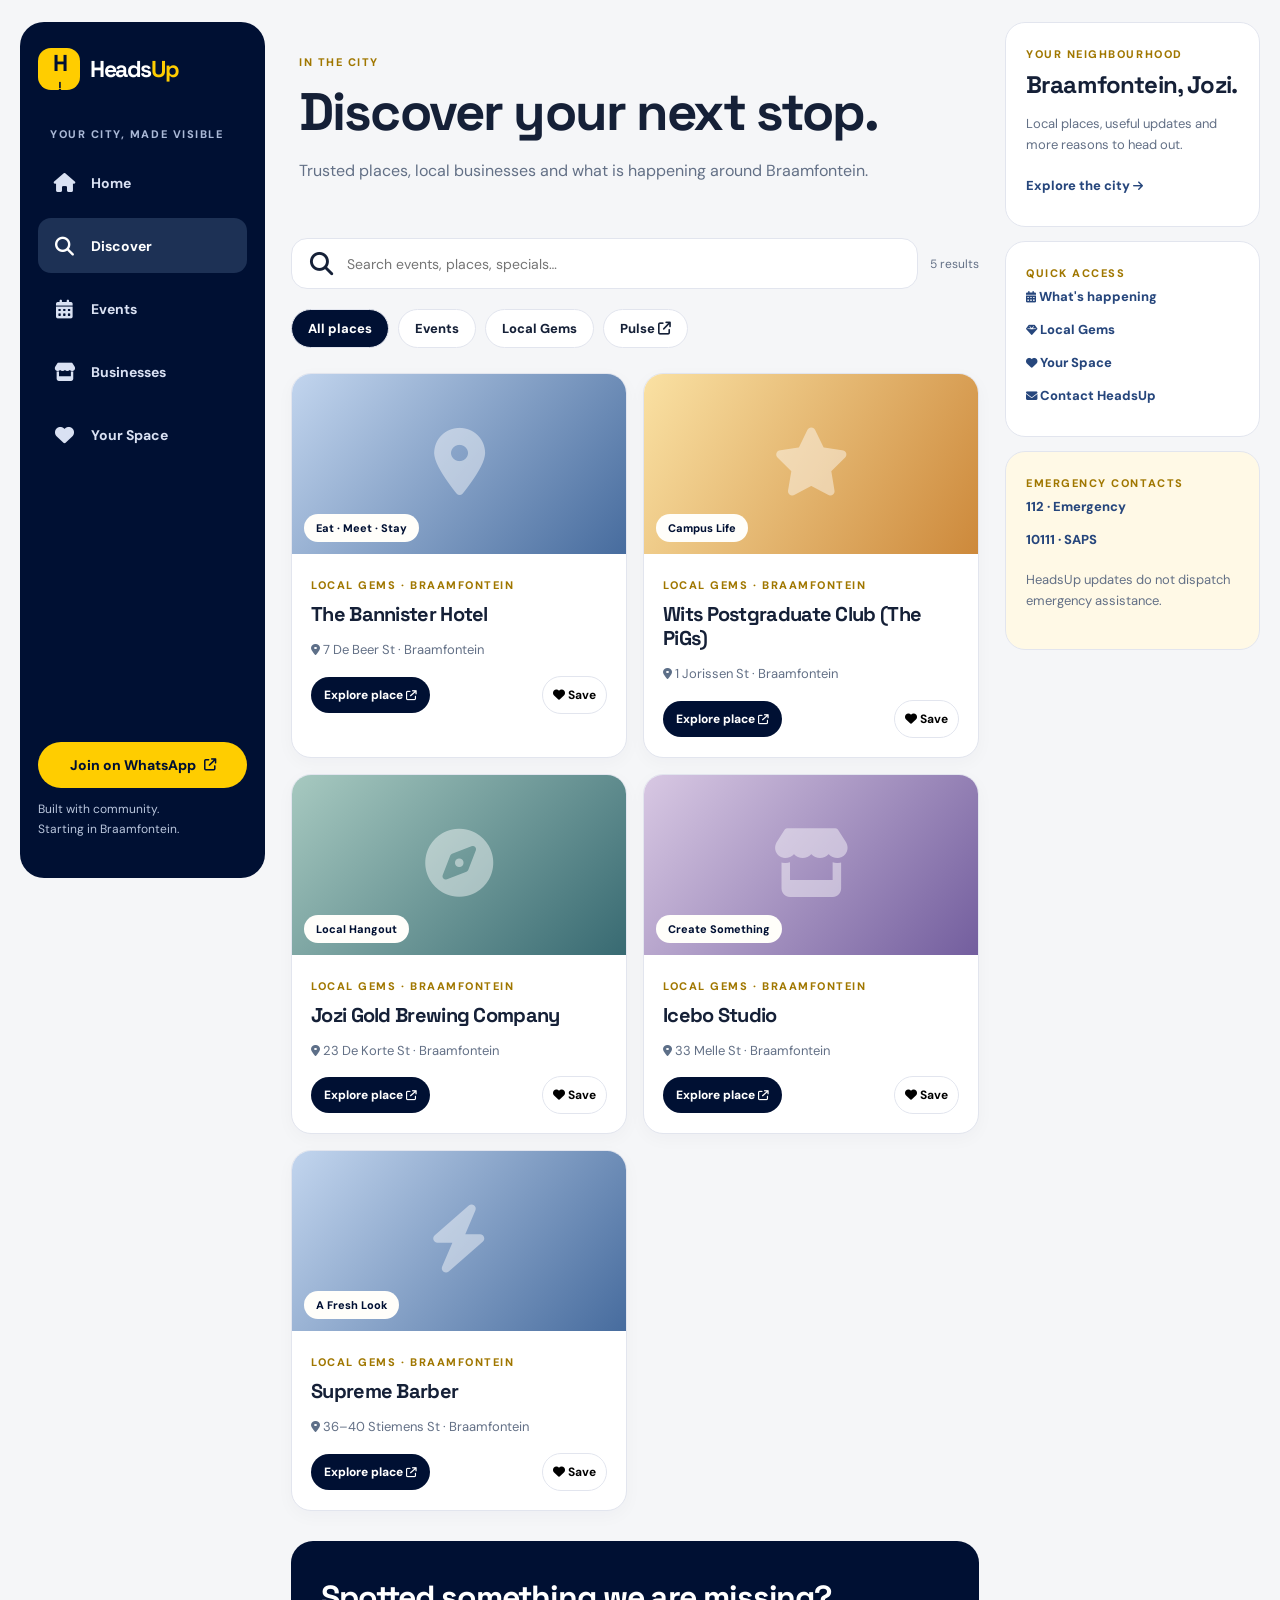
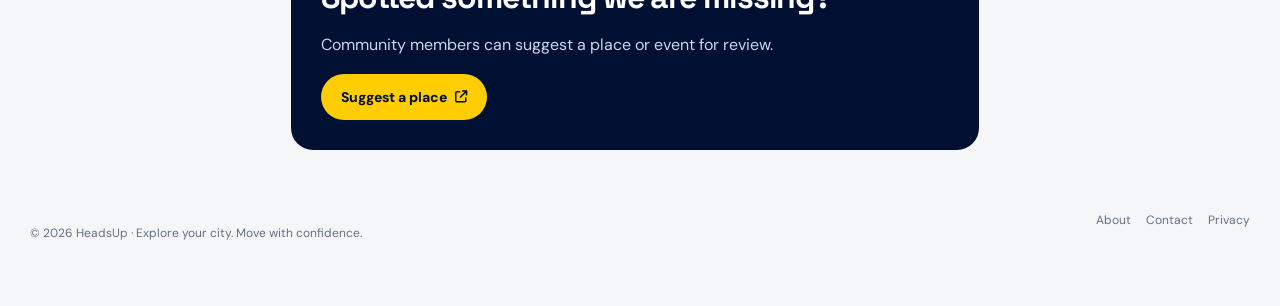
<file: pages/discover.html>
<!doctype html><html lang="en-ZA"><head><meta charset="utf-8"><meta name="viewport" content="width=device-width,initial-scale=1,viewport-fit=cover"><meta name="theme-color" content="#001033"><meta name="description" content="HeadsUp community discovery in Braamfontein. Discover local places, events, specials and useful updates."><title>Discover · HeadsUp</title><link rel="stylesheet" href="../assets/css/styles.css"><link rel="manifest" href="../manifest.webmanifest"><link rel="stylesheet" href="https://cdnjs.cloudflare.com/ajax/libs/font-awesome/6.7.2/css/all.min.css"></head><body><header class="mobile-top"><a class="brand" href="../index.html"><span class="brand-mark">H<span>!</span></span><strong>Heads<span>Up</span></strong></a><a class="top-action" href="../pages/login.html">Sign in <i class="fa-solid fa-arrow-up-right-from-square" aria-hidden="true"></i></a></header><div class="app-shell"><aside class="sidebar"><a class="brand desktop-brand" href="../index.html"><span class="brand-mark">H<span>!</span></span><strong>Heads<span>Up</span></strong></a><p class="sidebar-label">YOUR CITY, MADE VISIBLE</p><nav class="side-nav"><a class="navitem " href="../index.html"><span class="navsym"><i class="fa-solid fa-house" aria-hidden="true"></i></span><span>Home</span></a><a class="navitem active" href="../pages/discover.html"><span class="navsym"><i class="fa-solid fa-magnifying-glass" aria-hidden="true"></i></span><span>Discover</span></a><a class="navitem " href="../pages/events.html"><span class="navsym"><i class="fa-solid fa-calendar-days" aria-hidden="true"></i></span><span>Events</span></a><a class="navitem " href="../pages/businesses.html"><span class="navsym"><i class="fa-solid fa-store" aria-hidden="true"></i></span><span>Businesses</span></a><a class="navitem " href="../pages/favourites.html"><span class="navsym"><i class="fa-solid fa-heart" aria-hidden="true"></i></span><span>Your Space</span></a></nav><div class="sidebar-bottom"><a class="button yellow full" href="https://shr.pn/Website-Entry" target="_blank" rel="noopener">Join on WhatsApp <i class="fa-solid fa-arrow-up-right-from-square" aria-hidden="true"></i></a><p>Built with community.<br>Starting in Braamfontein.</p></div></aside><main class="main-content"><div class="page-heading"><span class="eyebrow">IN THE CITY</span><h1>Discover your next stop.</h1><p>Trusted places, local businesses and what is happening around Braamfontein.</p></div><div class="search-row"><label class="search-input"><i class="fa-solid fa-magnifying-glass" aria-hidden="true"></i> <input id="feedSearch" type="search" placeholder="Search events, places, specials…" aria-label="Search feed"></label><span class="search-count" id="resultCount"></span></div><div class="chips"><a class="chip active" href="discover.html">All places</a><a class="chip" href="events.html">Events</a><a class="chip" href="businesses.html">Local Gems</a><a class="chip" href="https://www.headsup.community/in-the-city/reports" target="_blank" rel="noopener">Pulse <i class="fa-solid fa-arrow-up-right-from-square" aria-hidden="true"></i></a></div><div class="feed-grid" id="feedGrid"><article class="feed-card" data-filter="the bannister hotel 7 de beer st · braamfontein eat · meet · stay"><div class="card-image art-0"><span class="image-monogram"><i class="fa-solid fa-location-dot" aria-hidden="true"></i></span><span class="pill">Eat · Meet · Stay</span></div><div class="card-body"><span class="eyebrow">LOCAL GEMS · BRAAMFONTEIN</span><h3>The Bannister Hotel</h3><p><i class="fa-solid fa-location-dot" aria-hidden="true"></i> 7 De Beer St · Braamfontein</p><div class="card-actions"><a class="link-button" href="https://www.headsup.community/places/the-bannister-hotel-recgVJpcL5mAFvnVe" target="_blank" rel="noopener">Explore place <i class="fa-solid fa-arrow-up-right-from-square" aria-hidden="true"></i></a><button type="button" class="save-btn" title="Sign in to save"><i class="fa-solid fa-heart" aria-hidden="true"></i> Save</button></div></div></article><article class="feed-card" data-filter="wits postgraduate club (the pigs) 1 jorissen st · braamfontein campus life"><div class="card-image art-1"><span class="image-monogram"><i class="fa-solid fa-star" aria-hidden="true"></i></span><span class="pill">Campus Life</span></div><div class="card-body"><span class="eyebrow">LOCAL GEMS · BRAAMFONTEIN</span><h3>Wits Postgraduate Club (The PiGs)</h3><p><i class="fa-solid fa-location-dot" aria-hidden="true"></i> 1 Jorissen St · Braamfontein</p><div class="card-actions"><a class="link-button" href="https://www.headsup.community/places/wits-postgraduate-club-the-pigs-recQfYfs8tAbVXZae" target="_blank" rel="noopener">Explore place <i class="fa-solid fa-arrow-up-right-from-square" aria-hidden="true"></i></a><button type="button" class="save-btn" title="Sign in to save"><i class="fa-solid fa-heart" aria-hidden="true"></i> Save</button></div></div></article><article class="feed-card" data-filter="jozi gold brewing company 23 de korte st · braamfontein local hangout"><div class="card-image art-2"><span class="image-monogram"><i class="fa-solid fa-compass" aria-hidden="true"></i></span><span class="pill">Local Hangout</span></div><div class="card-body"><span class="eyebrow">LOCAL GEMS · BRAAMFONTEIN</span><h3>Jozi Gold Brewing Company</h3><p><i class="fa-solid fa-location-dot" aria-hidden="true"></i> 23 De Korte St · Braamfontein</p><div class="card-actions"><a class="link-button" href="https://www.headsup.community/places/jozi-gold-brewing-company-recVoYhuJd9ACh2mr" target="_blank" rel="noopener">Explore place <i class="fa-solid fa-arrow-up-right-from-square" aria-hidden="true"></i></a><button type="button" class="save-btn" title="Sign in to save"><i class="fa-solid fa-heart" aria-hidden="true"></i> Save</button></div></div></article><article class="feed-card" data-filter="icebo studio 33 melle st · braamfontein create something"><div class="card-image art-3"><span class="image-monogram"><i class="fa-solid fa-store" aria-hidden="true"></i></span><span class="pill">Create Something</span></div><div class="card-body"><span class="eyebrow">LOCAL GEMS · BRAAMFONTEIN</span><h3>Icebo Studio</h3><p><i class="fa-solid fa-location-dot" aria-hidden="true"></i> 33 Melle St · Braamfontein</p><div class="card-actions"><a class="link-button" href="https://www.headsup.community/places/icebo-studio-recmAW3rvjM87tHX4" target="_blank" rel="noopener">Explore place <i class="fa-solid fa-arrow-up-right-from-square" aria-hidden="true"></i></a><button type="button" class="save-btn" title="Sign in to save"><i class="fa-solid fa-heart" aria-hidden="true"></i> Save</button></div></div></article><article class="feed-card" data-filter="supreme barber 36–40 stiemens st · braamfontein a fresh look"><div class="card-image art-0"><span class="image-monogram"><i class="fa-solid fa-bolt" aria-hidden="true"></i></span><span class="pill">A Fresh Look</span></div><div class="card-body"><span class="eyebrow">LOCAL GEMS · BRAAMFONTEIN</span><h3>Supreme Barber</h3><p><i class="fa-solid fa-location-dot" aria-hidden="true"></i> 36–40 Stiemens St · Braamfontein</p><div class="card-actions"><a class="link-button" href="https://www.headsup.community/places/supreme-barber-recPCsDYVaNmY7ge0" target="_blank" rel="noopener">Explore place <i class="fa-solid fa-arrow-up-right-from-square" aria-hidden="true"></i></a><button type="button" class="save-btn" title="Sign in to save"><i class="fa-solid fa-heart" aria-hidden="true"></i> Save</button></div></div></article></div><div class="feature-panel"><h2>Spotted something we are missing?</h2><p>Community members can suggest a place or event for review.</p><a class="button yellow" href="https://www.headsup.community/places" target="_blank" rel="noopener">Suggest a place <i class="fa-solid fa-arrow-up-right-from-square" aria-hidden="true"></i></a></div></main><aside class="right-rail"><div class="rail-panel"><div class="rail-label">YOUR NEIGHBOURHOOD</div><h3>Braamfontein, Jozi.</h3><p>Local places, useful updates and more reasons to head out.</p><a href="../pages/discover.html">Explore the city <i class="fa-solid fa-arrow-right" aria-hidden="true"></i></a></div><div class="rail-panel"><div class="rail-label">QUICK ACCESS</div><a href="../pages/events.html"><i class="fa-solid fa-calendar-days" aria-hidden="true"></i> What's happening</a><a href="../pages/businesses.html"><i class="fa-solid fa-gem" aria-hidden="true"></i> Local Gems</a><a href="../pages/favourites.html"><i class="fa-solid fa-heart" aria-hidden="true"></i> Your Space</a><a href="../pages/contact.html"><i class="fa-solid fa-envelope" aria-hidden="true"></i> Contact HeadsUp</a></div><div class="rail-panel safety"><div class="rail-label">EMERGENCY CONTACTS</div><a href="tel:112">112 · Emergency</a><a href="tel:10111">10111 · SAPS</a><p>HeadsUp updates do not dispatch emergency assistance.</p></div></aside></div><footer class="site-footer"><p>© 2026 HeadsUp · Explore your city. Move with confidence.</p><div><a href="../pages/about.html">About</a><a href="../pages/contact.html">Contact</a><a href="https://www.notion.so/HeadsUp-Privacy-Policy-28924f808b7c8079958ee2883ee168be?source=copy_link" target="_blank" rel="noopener">Privacy</a></div></footer><nav class="bottom-nav" aria-label="Mobile navigation"><a class="" href="../index.html"><span><i class="fa-solid fa-house" aria-hidden="true"></i></span><small>Home</small></a><a class="active" href="../pages/discover.html"><span><i class="fa-solid fa-magnifying-glass" aria-hidden="true"></i></span><small>Discover</small></a><a class="" href="../pages/events.html"><span><i class="fa-solid fa-calendar-days" aria-hidden="true"></i></span><small>Events</small></a><a class="" href="../pages/businesses.html"><span><i class="fa-solid fa-store" aria-hidden="true"></i></span><small>Businesses</small></a><a class="" href="../pages/favourites.html"><span><i class="fa-solid fa-heart" aria-hidden="true"></i></span><small>Your Space</small></a></nav><script src="../assets/js/data.js" defer></script><script src="../assets/js/main.js" defer></script></body></html>
</file>
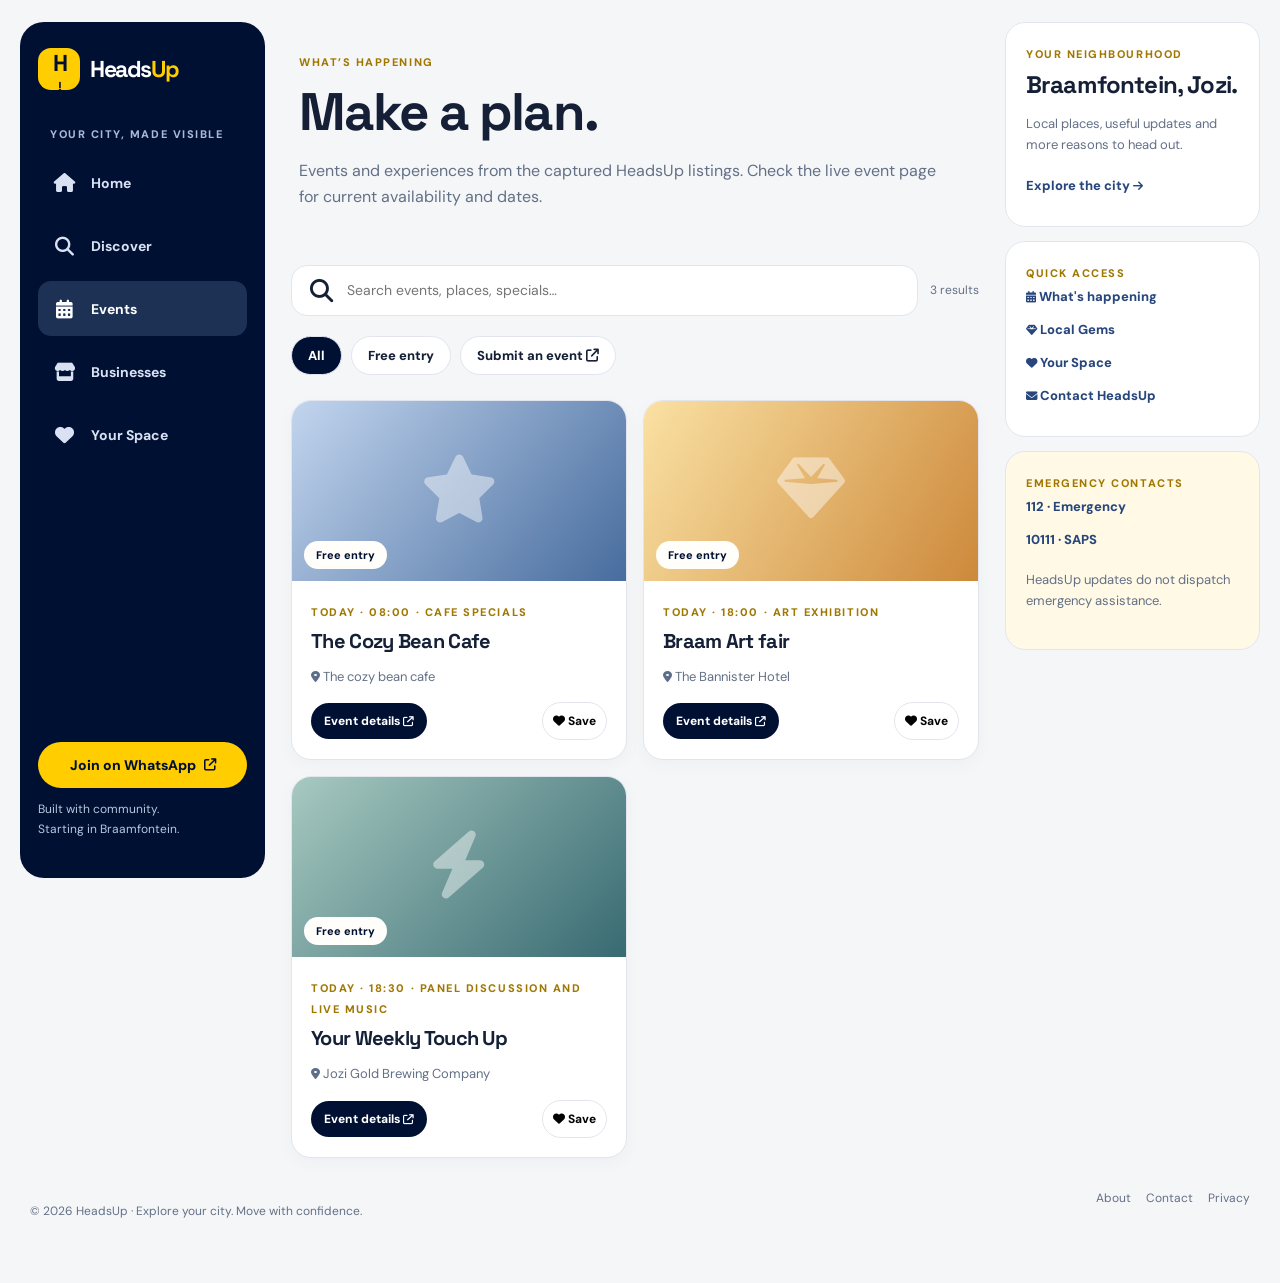
<file: pages/events.html>
<!doctype html><html lang="en-ZA"><head><meta charset="utf-8"><meta name="viewport" content="width=device-width,initial-scale=1,viewport-fit=cover"><meta name="theme-color" content="#001033"><meta name="description" content="HeadsUp community discovery in Braamfontein. Discover local places, events, specials and useful updates."><title>Events · HeadsUp</title><link rel="stylesheet" href="../assets/css/styles.css"><link rel="manifest" href="../manifest.webmanifest"><link rel="stylesheet" href="https://cdnjs.cloudflare.com/ajax/libs/font-awesome/6.7.2/css/all.min.css"></head><body><header class="mobile-top"><a class="brand" href="../index.html"><span class="brand-mark">H<span>!</span></span><strong>Heads<span>Up</span></strong></a><a class="top-action" href="../pages/login.html">Sign in <i class="fa-solid fa-arrow-up-right-from-square" aria-hidden="true"></i></a></header><div class="app-shell"><aside class="sidebar"><a class="brand desktop-brand" href="../index.html"><span class="brand-mark">H<span>!</span></span><strong>Heads<span>Up</span></strong></a><p class="sidebar-label">YOUR CITY, MADE VISIBLE</p><nav class="side-nav"><a class="navitem " href="../index.html"><span class="navsym"><i class="fa-solid fa-house" aria-hidden="true"></i></span><span>Home</span></a><a class="navitem " href="../pages/discover.html"><span class="navsym"><i class="fa-solid fa-magnifying-glass" aria-hidden="true"></i></span><span>Discover</span></a><a class="navitem active" href="../pages/events.html"><span class="navsym"><i class="fa-solid fa-calendar-days" aria-hidden="true"></i></span><span>Events</span></a><a class="navitem " href="../pages/businesses.html"><span class="navsym"><i class="fa-solid fa-store" aria-hidden="true"></i></span><span>Businesses</span></a><a class="navitem " href="../pages/favourites.html"><span class="navsym"><i class="fa-solid fa-heart" aria-hidden="true"></i></span><span>Your Space</span></a></nav><div class="sidebar-bottom"><a class="button yellow full" href="https://shr.pn/Website-Entry" target="_blank" rel="noopener">Join on WhatsApp <i class="fa-solid fa-arrow-up-right-from-square" aria-hidden="true"></i></a><p>Built with community.<br>Starting in Braamfontein.</p></div></aside><main class="main-content"><div class="page-heading"><span class="eyebrow">WHAT’S HAPPENING</span><h1>Make a plan.</h1><p>Events and experiences from the captured HeadsUp listings. Check the live event page for current availability and dates.</p></div><div class="search-row"><label class="search-input"><i class="fa-solid fa-magnifying-glass" aria-hidden="true"></i> <input id="feedSearch" type="search" placeholder="Search events, places, specials…" aria-label="Search feed"></label><span class="search-count" id="resultCount"></span></div><div class="chips" id="categoryChips"><button class="chip active" data-type="all">All</button><button class="chip" data-type="free">Free entry</button><a class="chip" href="https://www.headsup.community/events/submit" target="_blank" rel="noopener">Submit an event <i class="fa-solid fa-arrow-up-right-from-square" aria-hidden="true"></i></a></div><div class="feed-grid" id="feedGrid"><article class="feed-card" data-filter="the cozy bean cafe cafe specials the cozy bean cafe"><div class="card-image art-0"><span class="image-monogram"><i class="fa-solid fa-star" aria-hidden="true"></i></span><span class="pill">Free entry</span></div><div class="card-body"><span class="eyebrow">Today · 08:00 · Cafe specials</span><h3>The Cozy Bean Cafe</h3><p><i class="fa-solid fa-location-dot" aria-hidden="true"></i> The cozy bean cafe</p><div class="card-actions"><a class="link-button" href="https://www.headsup.community/explore/events/the-cozy-bean-cafe-25-nov-recJOZI1BwKoCKM8S" target="_blank" rel="noopener">Event details <i class="fa-solid fa-arrow-up-right-from-square" aria-hidden="true"></i></a><button type="button" class="save-btn" title="Sign in to save"><i class="fa-solid fa-heart" aria-hidden="true"></i> Save</button></div></div></article><article class="feed-card" data-filter="braam art fair art exhibition the bannister hotel"><div class="card-image art-1"><span class="image-monogram"><i class="fa-solid fa-gem" aria-hidden="true"></i></span><span class="pill">Free entry</span></div><div class="card-body"><span class="eyebrow">Today · 18:00 · Art exhibition</span><h3>Braam Art fair</h3><p><i class="fa-solid fa-location-dot" aria-hidden="true"></i> The Bannister Hotel</p><div class="card-actions"><a class="link-button" href="https://www.headsup.community/explore/events/braam-art-fair-25-nov-rec1pBX1zjY7N4zrx" target="_blank" rel="noopener">Event details <i class="fa-solid fa-arrow-up-right-from-square" aria-hidden="true"></i></a><button type="button" class="save-btn" title="Sign in to save"><i class="fa-solid fa-heart" aria-hidden="true"></i> Save</button></div></div></article><article class="feed-card" data-filter="your weekly touch up panel discussion and live music jozi gold brewing company"><div class="card-image art-2"><span class="image-monogram"><i class="fa-solid fa-bolt" aria-hidden="true"></i></span><span class="pill">Free entry</span></div><div class="card-body"><span class="eyebrow">Today · 18:30 · Panel Discussion and Live Music</span><h3>Your Weekly Touch Up</h3><p><i class="fa-solid fa-location-dot" aria-hidden="true"></i> Jozi Gold Brewing Company</p><div class="card-actions"><a class="link-button" href="https://www.headsup.community/explore/events/your-weekly-touch-up-25-nov-recBJyXTVBrY0yh4P" target="_blank" rel="noopener">Event details <i class="fa-solid fa-arrow-up-right-from-square" aria-hidden="true"></i></a><button type="button" class="save-btn" title="Sign in to save"><i class="fa-solid fa-heart" aria-hidden="true"></i> Save</button></div></div></article></div></main><aside class="right-rail"><div class="rail-panel"><div class="rail-label">YOUR NEIGHBOURHOOD</div><h3>Braamfontein, Jozi.</h3><p>Local places, useful updates and more reasons to head out.</p><a href="../pages/discover.html">Explore the city <i class="fa-solid fa-arrow-right" aria-hidden="true"></i></a></div><div class="rail-panel"><div class="rail-label">QUICK ACCESS</div><a href="../pages/events.html"><i class="fa-solid fa-calendar-days" aria-hidden="true"></i> What's happening</a><a href="../pages/businesses.html"><i class="fa-solid fa-gem" aria-hidden="true"></i> Local Gems</a><a href="../pages/favourites.html"><i class="fa-solid fa-heart" aria-hidden="true"></i> Your Space</a><a href="../pages/contact.html"><i class="fa-solid fa-envelope" aria-hidden="true"></i> Contact HeadsUp</a></div><div class="rail-panel safety"><div class="rail-label">EMERGENCY CONTACTS</div><a href="tel:112">112 · Emergency</a><a href="tel:10111">10111 · SAPS</a><p>HeadsUp updates do not dispatch emergency assistance.</p></div></aside></div><footer class="site-footer"><p>© 2026 HeadsUp · Explore your city. Move with confidence.</p><div><a href="../pages/about.html">About</a><a href="../pages/contact.html">Contact</a><a href="https://www.notion.so/HeadsUp-Privacy-Policy-28924f808b7c8079958ee2883ee168be?source=copy_link" target="_blank" rel="noopener">Privacy</a></div></footer><nav class="bottom-nav" aria-label="Mobile navigation"><a class="" href="../index.html"><span><i class="fa-solid fa-house" aria-hidden="true"></i></span><small>Home</small></a><a class="" href="../pages/discover.html"><span><i class="fa-solid fa-magnifying-glass" aria-hidden="true"></i></span><small>Discover</small></a><a class="active" href="../pages/events.html"><span><i class="fa-solid fa-calendar-days" aria-hidden="true"></i></span><small>Events</small></a><a class="" href="../pages/businesses.html"><span><i class="fa-solid fa-store" aria-hidden="true"></i></span><small>Businesses</small></a><a class="" href="../pages/favourites.html"><span><i class="fa-solid fa-heart" aria-hidden="true"></i></span><small>Your Space</small></a></nav><script src="../assets/js/data.js" defer></script><script src="../assets/js/main.js" defer></script></body></html>
</file>
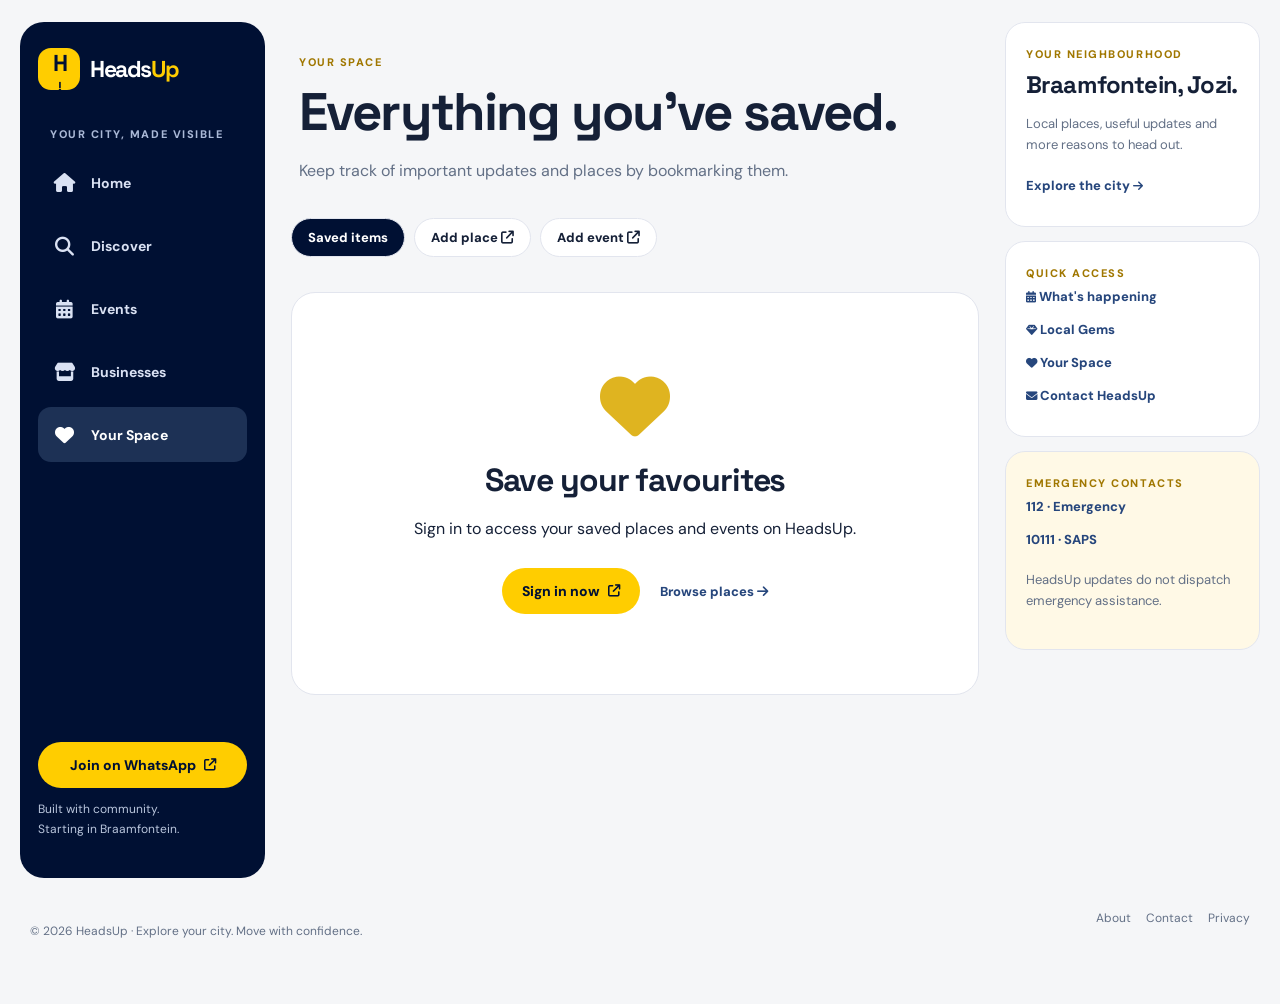
<file: pages/favourites.html>
<!doctype html><html lang="en-ZA"><head><meta charset="utf-8"><meta name="viewport" content="width=device-width,initial-scale=1,viewport-fit=cover"><meta name="theme-color" content="#001033"><meta name="description" content="HeadsUp community discovery in Braamfontein. Discover local places, events, specials and useful updates."><title>Your Space · HeadsUp</title><link rel="stylesheet" href="../assets/css/styles.css"><link rel="manifest" href="../manifest.webmanifest"><link rel="stylesheet" href="https://cdnjs.cloudflare.com/ajax/libs/font-awesome/6.7.2/css/all.min.css"></head><body><header class="mobile-top"><a class="brand" href="../index.html"><span class="brand-mark">H<span>!</span></span><strong>Heads<span>Up</span></strong></a><a class="top-action" href="../pages/login.html">Sign in <i class="fa-solid fa-arrow-up-right-from-square" aria-hidden="true"></i></a></header><div class="app-shell"><aside class="sidebar"><a class="brand desktop-brand" href="../index.html"><span class="brand-mark">H<span>!</span></span><strong>Heads<span>Up</span></strong></a><p class="sidebar-label">YOUR CITY, MADE VISIBLE</p><nav class="side-nav"><a class="navitem " href="../index.html"><span class="navsym"><i class="fa-solid fa-house" aria-hidden="true"></i></span><span>Home</span></a><a class="navitem " href="../pages/discover.html"><span class="navsym"><i class="fa-solid fa-magnifying-glass" aria-hidden="true"></i></span><span>Discover</span></a><a class="navitem " href="../pages/events.html"><span class="navsym"><i class="fa-solid fa-calendar-days" aria-hidden="true"></i></span><span>Events</span></a><a class="navitem " href="../pages/businesses.html"><span class="navsym"><i class="fa-solid fa-store" aria-hidden="true"></i></span><span>Businesses</span></a><a class="navitem active" href="../pages/favourites.html"><span class="navsym"><i class="fa-solid fa-heart" aria-hidden="true"></i></span><span>Your Space</span></a></nav><div class="sidebar-bottom"><a class="button yellow full" href="https://shr.pn/Website-Entry" target="_blank" rel="noopener">Join on WhatsApp <i class="fa-solid fa-arrow-up-right-from-square" aria-hidden="true"></i></a><p>Built with community.<br>Starting in Braamfontein.</p></div></aside><main class="main-content"><div class="page-heading"><span class="eyebrow">YOUR SPACE</span><h1>Everything you’ve saved.</h1><p>Keep track of important updates and places by bookmarking them.</p></div><div class="chips"><button class="chip active">Saved items</button><a class="chip" href="https://www.headsup.community/places" target="_blank" rel="noopener">Add place <i class="fa-solid fa-arrow-up-right-from-square" aria-hidden="true"></i></a><a class="chip" href="https://www.headsup.community/events/submit" target="_blank" rel="noopener">Add event <i class="fa-solid fa-arrow-up-right-from-square" aria-hidden="true"></i></a></div><div class="empty-state"><div class="empty-icon"><i class="fa-solid fa-heart" aria-hidden="true"></i></div><h2>Save your favourites</h2><p>Sign in to access your saved places and events on HeadsUp.</p><a class="button yellow" href="login.html">Sign in now <i class="fa-solid fa-arrow-up-right-from-square" aria-hidden="true"></i></a><a class="text-link" href="discover.html">Browse places <i class="fa-solid fa-arrow-right" aria-hidden="true"></i></a></div></main><aside class="right-rail"><div class="rail-panel"><div class="rail-label">YOUR NEIGHBOURHOOD</div><h3>Braamfontein, Jozi.</h3><p>Local places, useful updates and more reasons to head out.</p><a href="../pages/discover.html">Explore the city <i class="fa-solid fa-arrow-right" aria-hidden="true"></i></a></div><div class="rail-panel"><div class="rail-label">QUICK ACCESS</div><a href="../pages/events.html"><i class="fa-solid fa-calendar-days" aria-hidden="true"></i> What's happening</a><a href="../pages/businesses.html"><i class="fa-solid fa-gem" aria-hidden="true"></i> Local Gems</a><a href="../pages/favourites.html"><i class="fa-solid fa-heart" aria-hidden="true"></i> Your Space</a><a href="../pages/contact.html"><i class="fa-solid fa-envelope" aria-hidden="true"></i> Contact HeadsUp</a></div><div class="rail-panel safety"><div class="rail-label">EMERGENCY CONTACTS</div><a href="tel:112">112 · Emergency</a><a href="tel:10111">10111 · SAPS</a><p>HeadsUp updates do not dispatch emergency assistance.</p></div></aside></div><footer class="site-footer"><p>© 2026 HeadsUp · Explore your city. Move with confidence.</p><div><a href="../pages/about.html">About</a><a href="../pages/contact.html">Contact</a><a href="https://www.notion.so/HeadsUp-Privacy-Policy-28924f808b7c8079958ee2883ee168be?source=copy_link" target="_blank" rel="noopener">Privacy</a></div></footer><nav class="bottom-nav" aria-label="Mobile navigation"><a class="" href="../index.html"><span><i class="fa-solid fa-house" aria-hidden="true"></i></span><small>Home</small></a><a class="" href="../pages/discover.html"><span><i class="fa-solid fa-magnifying-glass" aria-hidden="true"></i></span><small>Discover</small></a><a class="" href="../pages/events.html"><span><i class="fa-solid fa-calendar-days" aria-hidden="true"></i></span><small>Events</small></a><a class="" href="../pages/businesses.html"><span><i class="fa-solid fa-store" aria-hidden="true"></i></span><small>Businesses</small></a><a class="active" href="../pages/favourites.html"><span><i class="fa-solid fa-heart" aria-hidden="true"></i></span><small>Your Space</small></a></nav><script src="../assets/js/data.js" defer></script><script src="../assets/js/main.js" defer></script></body></html>
</file>
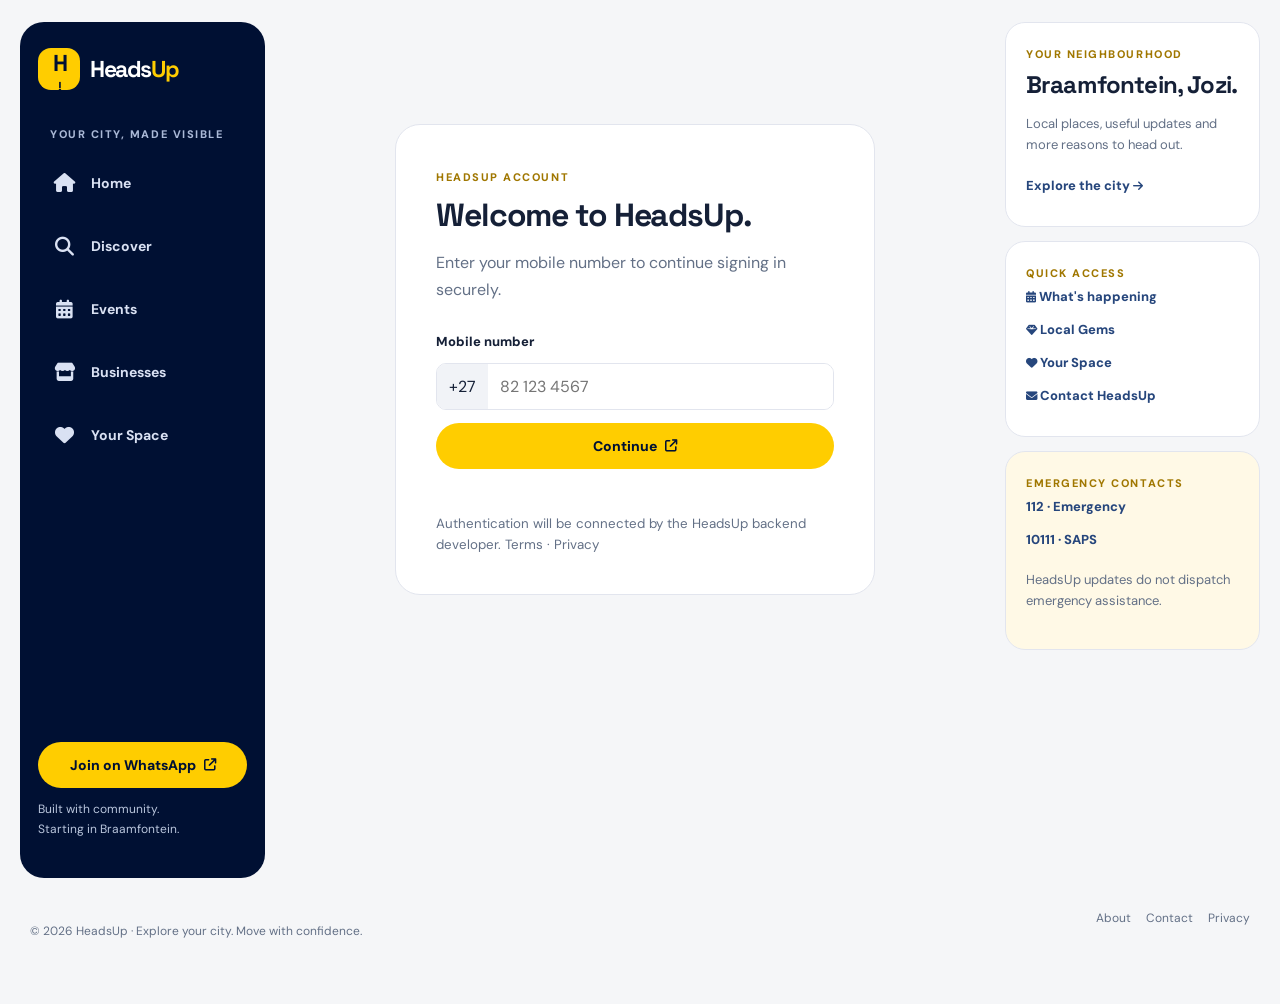
<file: pages/login.html>
<!doctype html><html lang="en-ZA"><head><meta charset="utf-8"><meta name="viewport" content="width=device-width,initial-scale=1,viewport-fit=cover"><meta name="theme-color" content="#001033"><meta name="description" content="HeadsUp community discovery in Braamfontein. Discover local places, events, specials and useful updates."><title>Sign In · HeadsUp</title><link rel="stylesheet" href="../assets/css/styles.css"><link rel="manifest" href="../manifest.webmanifest"><link rel="stylesheet" href="https://cdnjs.cloudflare.com/ajax/libs/font-awesome/6.7.2/css/all.min.css"></head><body><header class="mobile-top"><a class="brand" href="../index.html"><span class="brand-mark">H<span>!</span></span><strong>Heads<span>Up</span></strong></a><a class="top-action" href="../pages/login.html">Sign in <i class="fa-solid fa-arrow-up-right-from-square" aria-hidden="true"></i></a></header><div class="app-shell"><aside class="sidebar"><a class="brand desktop-brand" href="../index.html"><span class="brand-mark">H<span>!</span></span><strong>Heads<span>Up</span></strong></a><p class="sidebar-label">YOUR CITY, MADE VISIBLE</p><nav class="side-nav"><a class="navitem " href="../index.html"><span class="navsym"><i class="fa-solid fa-house" aria-hidden="true"></i></span><span>Home</span></a><a class="navitem " href="../pages/discover.html"><span class="navsym"><i class="fa-solid fa-magnifying-glass" aria-hidden="true"></i></span><span>Discover</span></a><a class="navitem " href="../pages/events.html"><span class="navsym"><i class="fa-solid fa-calendar-days" aria-hidden="true"></i></span><span>Events</span></a><a class="navitem " href="../pages/businesses.html"><span class="navsym"><i class="fa-solid fa-store" aria-hidden="true"></i></span><span>Businesses</span></a><a class="navitem " href="../pages/favourites.html"><span class="navsym"><i class="fa-solid fa-heart" aria-hidden="true"></i></span><span>Your Space</span></a></nav><div class="sidebar-bottom"><a class="button yellow full" href="https://shr.pn/Website-Entry" target="_blank" rel="noopener">Join on WhatsApp <i class="fa-solid fa-arrow-up-right-from-square" aria-hidden="true"></i></a><p>Built with community.<br>Starting in Braamfontein.</p></div></aside><main class="main-content"><div class="auth-wrap"><div class="auth-card"><span class="eyebrow">HEADSUP ACCOUNT</span><h1>Welcome to HeadsUp.</h1><p>Enter your mobile number to continue signing in securely.</p><form id="loginForm"><label for="phone">Mobile number</label><div class="phone-field"><span>+27</span><input id="phone" inputmode="tel" autocomplete="tel-national" placeholder="82 123 4567" required pattern="[0-9 ]{9,13}"></div><button class="button yellow full" type="submit">Continue <i class="fa-solid fa-arrow-up-right-from-square" aria-hidden="true"></i></button><div class="form-status" role="status"></div></form><small>Authentication will be connected by the HeadsUp backend developer. <a href="https://www.notion.so/HeadsUp-Terms-of-Service-28924f808b7c8085bb52ea6fc3a72313" target="_blank" rel="noopener">Terms</a> · <a href="https://www.notion.so/HeadsUp-Privacy-Policy-28924f808b7c8079958ee2883ee168be?source=copy_link" target="_blank" rel="noopener">Privacy</a></small></div></div></main><aside class="right-rail"><div class="rail-panel"><div class="rail-label">YOUR NEIGHBOURHOOD</div><h3>Braamfontein, Jozi.</h3><p>Local places, useful updates and more reasons to head out.</p><a href="../pages/discover.html">Explore the city <i class="fa-solid fa-arrow-right" aria-hidden="true"></i></a></div><div class="rail-panel"><div class="rail-label">QUICK ACCESS</div><a href="../pages/events.html"><i class="fa-solid fa-calendar-days" aria-hidden="true"></i> What's happening</a><a href="../pages/businesses.html"><i class="fa-solid fa-gem" aria-hidden="true"></i> Local Gems</a><a href="../pages/favourites.html"><i class="fa-solid fa-heart" aria-hidden="true"></i> Your Space</a><a href="../pages/contact.html"><i class="fa-solid fa-envelope" aria-hidden="true"></i> Contact HeadsUp</a></div><div class="rail-panel safety"><div class="rail-label">EMERGENCY CONTACTS</div><a href="tel:112">112 · Emergency</a><a href="tel:10111">10111 · SAPS</a><p>HeadsUp updates do not dispatch emergency assistance.</p></div></aside></div><footer class="site-footer"><p>© 2026 HeadsUp · Explore your city. Move with confidence.</p><div><a href="../pages/about.html">About</a><a href="../pages/contact.html">Contact</a><a href="https://www.notion.so/HeadsUp-Privacy-Policy-28924f808b7c8079958ee2883ee168be?source=copy_link" target="_blank" rel="noopener">Privacy</a></div></footer><nav class="bottom-nav" aria-label="Mobile navigation"><a class="" href="../index.html"><span><i class="fa-solid fa-house" aria-hidden="true"></i></span><small>Home</small></a><a class="" href="../pages/discover.html"><span><i class="fa-solid fa-magnifying-glass" aria-hidden="true"></i></span><small>Discover</small></a><a class="" href="../pages/events.html"><span><i class="fa-solid fa-calendar-days" aria-hidden="true"></i></span><small>Events</small></a><a class="" href="../pages/businesses.html"><span><i class="fa-solid fa-store" aria-hidden="true"></i></span><small>Businesses</small></a><a class="" href="../pages/favourites.html"><span><i class="fa-solid fa-heart" aria-hidden="true"></i></span><small>Your Space</small></a></nav><script src="../assets/js/data.js" defer></script><script src="../assets/js/main.js" defer></script></body></html>
</file>
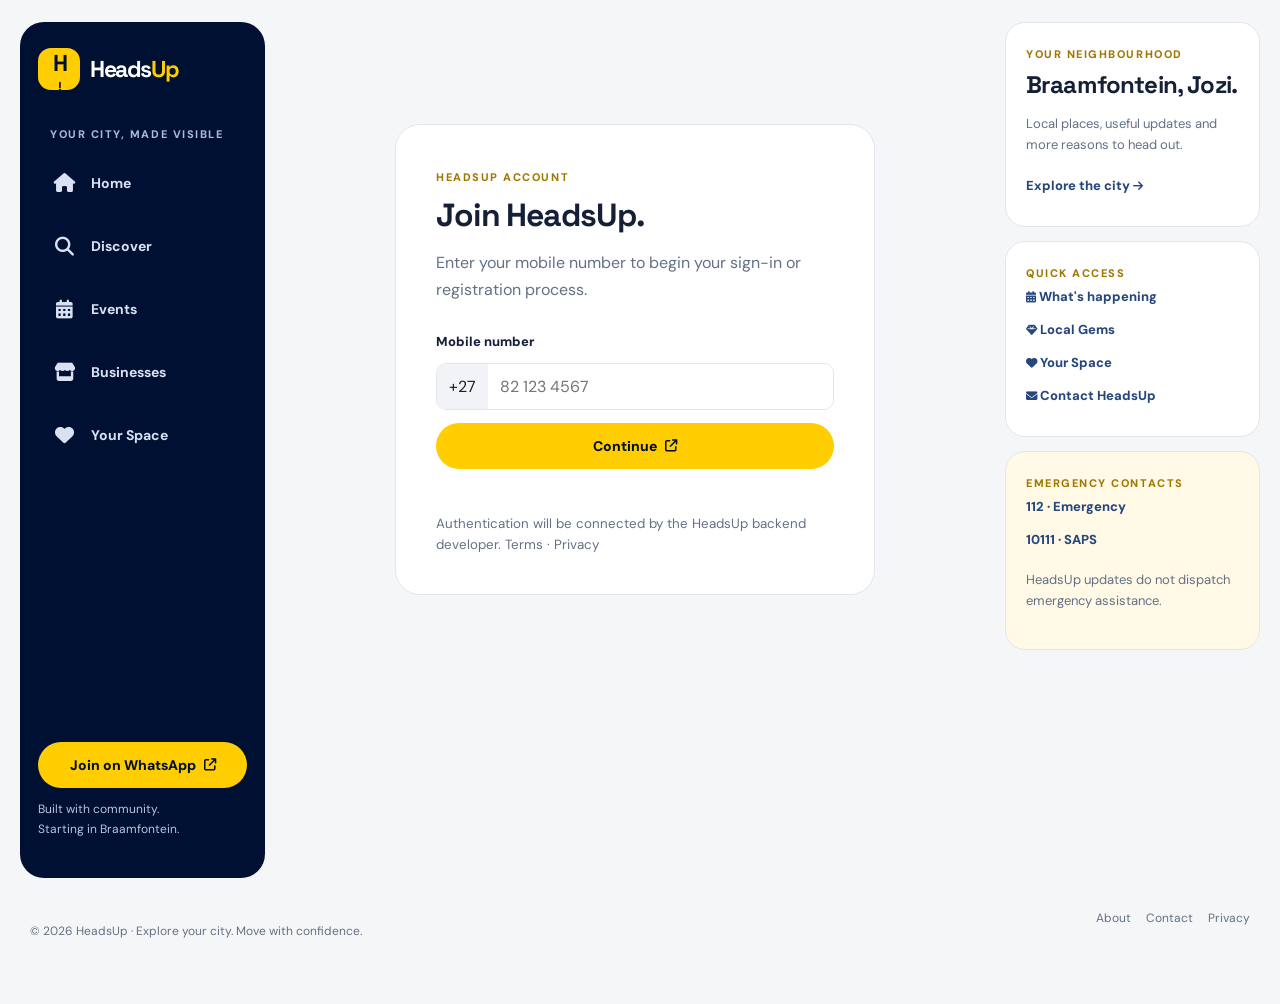
<file: pages/register.html>
<!doctype html><html lang="en-ZA"><head><meta charset="utf-8"><meta name="viewport" content="width=device-width,initial-scale=1,viewport-fit=cover"><meta name="theme-color" content="#001033"><meta name="description" content="HeadsUp community discovery in Braamfontein. Discover local places, events, specials and useful updates."><title>Join · HeadsUp</title><link rel="stylesheet" href="../assets/css/styles.css"><link rel="manifest" href="../manifest.webmanifest"><link rel="stylesheet" href="https://cdnjs.cloudflare.com/ajax/libs/font-awesome/6.7.2/css/all.min.css"></head><body><header class="mobile-top"><a class="brand" href="../index.html"><span class="brand-mark">H<span>!</span></span><strong>Heads<span>Up</span></strong></a><a class="top-action" href="../pages/login.html">Sign in <i class="fa-solid fa-arrow-up-right-from-square" aria-hidden="true"></i></a></header><div class="app-shell"><aside class="sidebar"><a class="brand desktop-brand" href="../index.html"><span class="brand-mark">H<span>!</span></span><strong>Heads<span>Up</span></strong></a><p class="sidebar-label">YOUR CITY, MADE VISIBLE</p><nav class="side-nav"><a class="navitem " href="../index.html"><span class="navsym"><i class="fa-solid fa-house" aria-hidden="true"></i></span><span>Home</span></a><a class="navitem " href="../pages/discover.html"><span class="navsym"><i class="fa-solid fa-magnifying-glass" aria-hidden="true"></i></span><span>Discover</span></a><a class="navitem " href="../pages/events.html"><span class="navsym"><i class="fa-solid fa-calendar-days" aria-hidden="true"></i></span><span>Events</span></a><a class="navitem " href="../pages/businesses.html"><span class="navsym"><i class="fa-solid fa-store" aria-hidden="true"></i></span><span>Businesses</span></a><a class="navitem " href="../pages/favourites.html"><span class="navsym"><i class="fa-solid fa-heart" aria-hidden="true"></i></span><span>Your Space</span></a></nav><div class="sidebar-bottom"><a class="button yellow full" href="https://shr.pn/Website-Entry" target="_blank" rel="noopener">Join on WhatsApp <i class="fa-solid fa-arrow-up-right-from-square" aria-hidden="true"></i></a><p>Built with community.<br>Starting in Braamfontein.</p></div></aside><main class="main-content"><div class="auth-wrap"><div class="auth-card"><span class="eyebrow">HEADSUP ACCOUNT</span><h1>Join HeadsUp.</h1><p>Enter your mobile number to begin your sign-in or registration process.</p><form id="loginForm"><label for="phone">Mobile number</label><div class="phone-field"><span>+27</span><input id="phone" inputmode="tel" autocomplete="tel-national" placeholder="82 123 4567" required pattern="[0-9 ]{9,13}"></div><button class="button yellow full" type="submit">Continue <i class="fa-solid fa-arrow-up-right-from-square" aria-hidden="true"></i></button><div class="form-status" role="status"></div></form><small>Authentication will be connected by the HeadsUp backend developer. <a href="https://www.notion.so/HeadsUp-Terms-of-Service-28924f808b7c8085bb52ea6fc3a72313" target="_blank" rel="noopener">Terms</a> · <a href="https://www.notion.so/HeadsUp-Privacy-Policy-28924f808b7c8079958ee2883ee168be?source=copy_link" target="_blank" rel="noopener">Privacy</a></small></div></div></main><aside class="right-rail"><div class="rail-panel"><div class="rail-label">YOUR NEIGHBOURHOOD</div><h3>Braamfontein, Jozi.</h3><p>Local places, useful updates and more reasons to head out.</p><a href="../pages/discover.html">Explore the city <i class="fa-solid fa-arrow-right" aria-hidden="true"></i></a></div><div class="rail-panel"><div class="rail-label">QUICK ACCESS</div><a href="../pages/events.html"><i class="fa-solid fa-calendar-days" aria-hidden="true"></i> What's happening</a><a href="../pages/businesses.html"><i class="fa-solid fa-gem" aria-hidden="true"></i> Local Gems</a><a href="../pages/favourites.html"><i class="fa-solid fa-heart" aria-hidden="true"></i> Your Space</a><a href="../pages/contact.html"><i class="fa-solid fa-envelope" aria-hidden="true"></i> Contact HeadsUp</a></div><div class="rail-panel safety"><div class="rail-label">EMERGENCY CONTACTS</div><a href="tel:112">112 · Emergency</a><a href="tel:10111">10111 · SAPS</a><p>HeadsUp updates do not dispatch emergency assistance.</p></div></aside></div><footer class="site-footer"><p>© 2026 HeadsUp · Explore your city. Move with confidence.</p><div><a href="../pages/about.html">About</a><a href="../pages/contact.html">Contact</a><a href="https://www.notion.so/HeadsUp-Privacy-Policy-28924f808b7c8079958ee2883ee168be?source=copy_link" target="_blank" rel="noopener">Privacy</a></div></footer><nav class="bottom-nav" aria-label="Mobile navigation"><a class="" href="../index.html"><span><i class="fa-solid fa-house" aria-hidden="true"></i></span><small>Home</small></a><a class="" href="../pages/discover.html"><span><i class="fa-solid fa-magnifying-glass" aria-hidden="true"></i></span><small>Discover</small></a><a class="" href="../pages/events.html"><span><i class="fa-solid fa-calendar-days" aria-hidden="true"></i></span><small>Events</small></a><a class="" href="../pages/businesses.html"><span><i class="fa-solid fa-store" aria-hidden="true"></i></span><small>Businesses</small></a><a class="" href="../pages/favourites.html"><span><i class="fa-solid fa-heart" aria-hidden="true"></i></span><small>Your Space</small></a></nav><script src="../assets/js/data.js" defer></script><script src="../assets/js/main.js" defer></script></body></html>
</file>
<file: assets/css/styles.css>
@import url('https://fonts.googleapis.com/css2?family=DM+Sans:wght@400;500;600;700&family=Space+Grotesk:wght@400;500;600;700&display=swap');
:root{--brand-primary:#001033;--brand-accent:#FFCD00;--font-heading:'Space Grotesk',sans-serif;--font-body:'DM Sans',sans-serif;--bg:#f5f6f8;--paper:#fff;--ink:#152037;--muted:#637086;--border:#e2e5ee;--radius:20px;--feed-max:780px}*{box-sizing:border-box}html{scroll-behavior:smooth}body{margin:0;background:var(--bg);color:var(--ink);font-family:var(--font-body)}a{color:inherit;text-decoration:none}button,input,textarea{font:inherit}button{cursor:pointer}h1,h2,h3{font-family:var(--font-heading);letter-spacing:-.035em}h1{font-size:clamp(2.4rem,5vw,4.4rem);line-height:1.08;margin:12px 0 18px}h2{font-size:clamp(1.45rem,2.6vw,2rem);line-height:1.16;margin:8px 0}h3{margin:8px 0}p{line-height:1.65}em{font-style:normal;color:#c38c00}.app-shell{display:grid;grid-template-columns:245px minmax(0,780px) 255px;gap:26px;max-width:1390px;margin:auto;padding:22px 20px;align-items:start}.sidebar,.right-rail{position:sticky;top:20px}.sidebar{background:var(--brand-primary);color:white;border-radius:24px;padding:26px 18px;min-height:calc(100vh - 44px);display:flex;flex-direction:column}.brand{display:flex;align-items:center;gap:10px;font-family:var(--font-heading);font-weight:700;font-size:23px;letter-spacing:-.06em}.brand strong span{color:var(--brand-accent)}.brand-mark{display:grid;place-items:center;width:42px;height:42px;border-radius:13px;background:var(--brand-accent);color:var(--brand-primary);font-size:23px;font-weight:800;letter-spacing:-.13em}.brand-mark span{font-size:13px}.sidebar-label,.eyebrow,.rail-label{font-size:11px;font-weight:800;letter-spacing:.14em;text-transform:uppercase}.sidebar-label{margin:35px 12px 12px;color:#aab9d7}.side-nav{display:grid;gap:8px}.navitem{display:flex;align-items:center;gap:13px;padding:13px;border-radius:13px;color:#d9e1f3;font-weight:700;font-size:14px}.navitem:hover,.navitem.active{background:#1d3155;color:white}.navsym{font-size:22px;min-width:27px;text-align:center}.sidebar-bottom{margin-top:auto}.sidebar-bottom p{color:#b9c6dd;font-size:12px}.button{display:inline-flex;align-items:center;justify-content:center;gap:8px;padding:13px 19px;border-radius:99px;font-weight:800;font-size:14px;border:1px solid transparent;max-width:100%;transition:transform .15s}.button:hover{transform:translateY(-2px)}.yellow{background:var(--brand-accent);color:var(--brand-primary)}.outline{border-color:#8796b8;color:inherit;background:transparent}.full{width:100%}.main-content{min-width:0}.page-intro{background:var(--brand-primary);color:white;border-radius:26px;padding:50px 42px;position:relative;overflow:hidden}.page-intro>*{position:relative;z-index:1}.page-intro>p{color:#d6dff1;max-width:560px}.page-intro .eyebrow{color:var(--brand-accent)}.page-intro em{color:var(--brand-accent)}.actions{display:flex;flex-wrap:wrap;gap:10px;margin-top:26px}.stats{display:grid;grid-template-columns:repeat(4,1fr);gap:10px;margin:14px 0 35px}.stats>div{background:white;border-radius:15px;padding:16px 10px;border:1px solid var(--border)}.stats strong{font:800 24px var(--font-heading);display:block}.stats span{font-size:11px;color:var(--muted)}.section-heading{display:flex;justify-content:space-between;align-items:end;gap:12px;margin:30px 0 18px}.section-heading a,.text-link,.rail-panel a{font-weight:800;font-size:13px;color:#26467c}.eyebrow{color:#a07700}.feed-grid{display:grid;grid-template-columns:repeat(2,minmax(0,1fr));gap:16px}.feed-card{background:white;border:1px solid var(--border);border-radius:var(--radius);overflow:hidden;box-shadow:0 5px 18px #0c1b3a08;min-width:0}.card-image{height:180px;position:relative;display:flex;align-items:center;justify-content:center;overflow:hidden}.art-0{background:linear-gradient(130deg,#c2d5ee,#476c9e)}.art-1{background:linear-gradient(120deg,#fae1a3,#cd893b)}.art-2{background:linear-gradient(135deg,#a7c9c0,#386a72)}.art-3{background:linear-gradient(130deg,#d8c8e3,#735e9e)}.image-monogram{font-size:120px;opacity:.2;color:white}.pill{position:absolute;bottom:12px;left:12px;background:#fffefa;color:var(--brand-primary);border-radius:99px;padding:7px 12px;font-size:11px;font-weight:800}.card-body{padding:19px}.card-body h3{font-size:20px;line-height:1.2}.card-body p{font-size:13px;color:var(--muted)}.card-actions{display:flex;align-items:center;justify-content:space-between;gap:8px;margin-top:15px}.link-button{background:var(--brand-primary);color:white;padding:10px 13px;border-radius:99px;font-size:12px;font-weight:800}.save-btn{border:1px solid var(--border);background:white;padding:10px;border-radius:99px;font-size:12px;font-weight:700}.feature-panel{margin:30px 0;background:var(--brand-primary);color:white;border-radius:22px;padding:30px}.feature-panel .eyebrow{color:var(--brand-accent)}.feature-panel p{color:#cbd7ec;max-width:560px}.tiles{display:grid;grid-template-columns:1fr 1fr;gap:12px}.tiles>a,.tiles>div{padding:24px;background:white;border-radius:16px;border:1px solid var(--border);display:grid;gap:8px}.tiles strong{font-size:17px}.tiles span{color:var(--muted);font-size:13px}.page-heading{padding:28px 8px 18px}.page-heading h1{font-size:clamp(2.2rem,5vw,3.3rem)}.page-heading p{color:var(--muted);max-width:650px}.search-row{display:flex;align-items:center;gap:12px;margin:20px 0}.search-input{display:flex;align-items:center;gap:12px;padding:13px 18px;background:white;border:1px solid var(--border);border-radius:16px;flex:1;font-size:23px}.search-input input{outline:none;border:none;width:100%;min-width:0;font-size:14px}.search-count{font-size:12px;color:var(--muted)}.chips{display:flex;gap:9px;overflow-x:auto;padding-bottom:15px;margin-bottom:10px}.chip{border:1px solid var(--border);background:white;color:var(--ink);font-size:13px;font-weight:800;padding:10px 16px;border-radius:99px;white-space:nowrap}.chip.active{background:var(--brand-primary);color:white}.right-rail{display:grid;gap:14px}.rail-panel{padding:24px 20px;border:1px solid var(--border);background:white;border-radius:20px}.rail-panel h3{font-size:24px}.rail-panel p{color:var(--muted);font-size:13px}.rail-panel a{display:block;padding:8px 0}.rail-label{color:#a07700}.rail-panel.safety{background:#fff9e6}.empty-state{text-align:center;background:white;border:1px solid var(--border);border-radius:24px;padding:70px 25px;margin-top:20px}.empty-state .button,.empty-state .text-link{margin:10px}.empty-icon{font-size:70px;color:#dfb420}.auth-wrap{min-height:75vh;display:grid;place-items:center}.auth-card{width:min(100%,480px);padding:40px;background:white;border-radius:25px;border:1px solid var(--border)}.auth-card h1{font-size:32px}.auth-card p,.auth-card small{color:var(--muted)}.auth-card form{display:grid;gap:13px;margin:30px 0}.auth-card label,.form-panel label{font-size:13px;font-weight:800}.phone-field{display:flex;border:1px solid var(--border);border-radius:10px;overflow:hidden;align-items:center}.phone-field span{padding:12px;background:#f1f3f7}.phone-field input{border:0;min-width:0;flex:1;padding:12px;outline:none}.contact-layout{display:grid;grid-template-columns:1.5fr 1fr;gap:20px}.form-panel,.contact-aside{background:white;border-radius:20px;padding:25px;border:1px solid var(--border)}.form-panel form{display:grid;gap:18px}.form-panel label{display:grid;gap:7px}.form-panel input,.form-panel textarea{border:1px solid var(--border);border-radius:10px;padding:13px;width:100%}.contact-aside p{color:var(--muted)}.contact-aside>a{display:flex;margin-top:20px}.form-status{font-size:13px;color:#43516b}.site-footer{max-width:1390px;margin:auto;padding:10px 30px 50px;display:flex;justify-content:space-between;gap:15px;font-size:12px;color:var(--muted)}.site-footer a{margin-left:15px}.mobile-top,.bottom-nav{display:none}[hidden]{display:none!important}@media(max-width:1200px){.app-shell{grid-template-columns:210px minmax(0,1fr)}.right-rail{display:none}}@media(max-width:760px){.app-shell{display:block;padding:0 0 85px}.sidebar{display:none}.mobile-top{display:flex;align-items:center;justify-content:space-between;background:white;padding:12px 17px;border-bottom:1px solid var(--border);position:sticky;top:0;z-index:20}.mobile-top .brand{font-size:21px}.mobile-top .brand-mark{width:35px;height:35px;font-size:18px}.top-action{font-size:12px;font-weight:800;color:#1c3a66}.main-content{padding:0 14px}.page-intro{padding:36px 23px;border-radius:0 0 20px 20px;margin:0 -14px}.page-intro h1{font-size:43px}.stats{grid-template-columns:repeat(2,1fr)}.feed-grid{grid-template-columns:1fr}.card-image{height:210px}.right-rail{display:none}.bottom-nav{display:flex;position:fixed;bottom:0;left:0;right:0;background:white;border-top:1px solid var(--border);padding:9px 5px max(9px,env(safe-area-inset-bottom));z-index:30;justify-content:space-around;box-shadow:0 -6px 28px #0010330c}.bottom-nav a{display:flex;flex-direction:column;align-items:center;gap:4px;min-width:56px;color:#6e7890}.bottom-nav a span{font-size:23px;line-height:24px}.bottom-nav a small{font-size:10px;font-weight:800}.bottom-nav a.active{color:var(--brand-primary)}.bottom-nav a.active span{color:#a17700}.site-footer{padding:24px 16px 110px;display:block}.site-footer a{margin:0 14px 0 0}.contact-layout{grid-template-columns:1fr}.tiles{grid-template-columns:1fr}.section-heading{align-items:start}.section-heading h2{font-size:22px}}@media(max-width:380px){.page-intro h1{font-size:35px}.card-image{height:175px}.page-intro{padding:26px 20px}.stats strong{font-size:22px}}
/* Cross-platform icon consistency and mobile refinements */
.fa-solid,.fa-regular{display:inline-block;line-height:1;font-style:normal}.navsym i,.bottom-nav i{font-size:19px;width:23px;text-align:center}.button i,.top-action i,.link-button i,.rail-panel i{font-size:.88em}.card-body p i{font-size:12px;color:#5d6f88}.image-monogram{font-size:68px;opacity:.45}.image-monogram i{font-size:inherit}.bottom-nav a span{display:grid;place-items:center;height:25px}.bottom-nav a.active i{color:var(--brand-primary)}.bottom-nav a.active{color:var(--brand-primary)}
@media(max-width:760px){.page-intro{isolation:isolate}.page-intro h1{font-size:clamp(2.15rem,9vw,2.7rem);overflow-wrap:break-word}.page-intro>p{font-size:clamp(.94rem,3.7vw,1.04rem);line-height:1.58}.actions .button{font-size:13px;line-height:1.4;text-align:center}.bottom-nav{min-height:67px}.bottom-nav a{min-width:0;flex:1}.bottom-nav a small{font-size:10px;white-space:nowrap}.stats{margin-top:16px}}
@media(max-width:380px){.page-intro h1{font-size:clamp(1.95rem,9vw,2.25rem)}.mobile-top .brand{font-size:19px}}

/* Remove decorative overlay entirely on all devices. */
.page-intro::before,.page-intro::after{content:none!important;display:none!important;background:none!important}
.page-intro{isolation:isolate}
</file>
